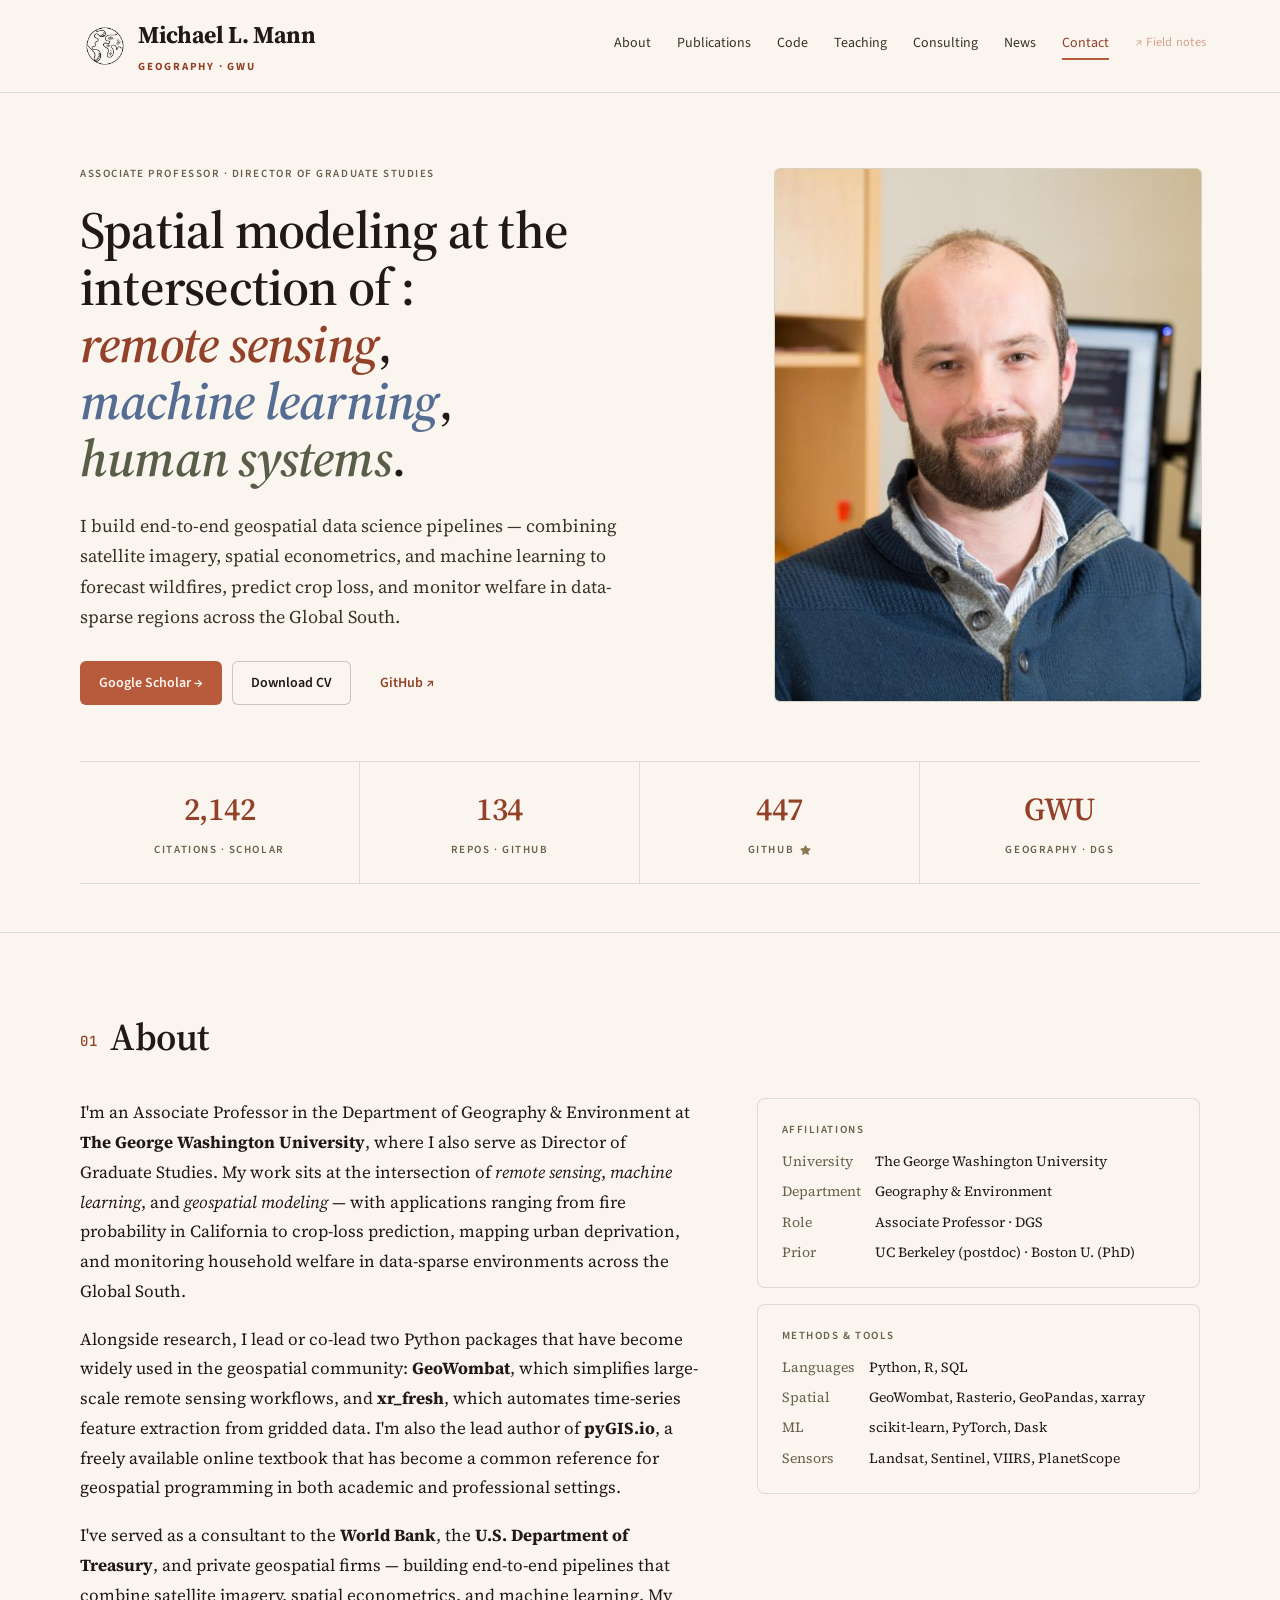
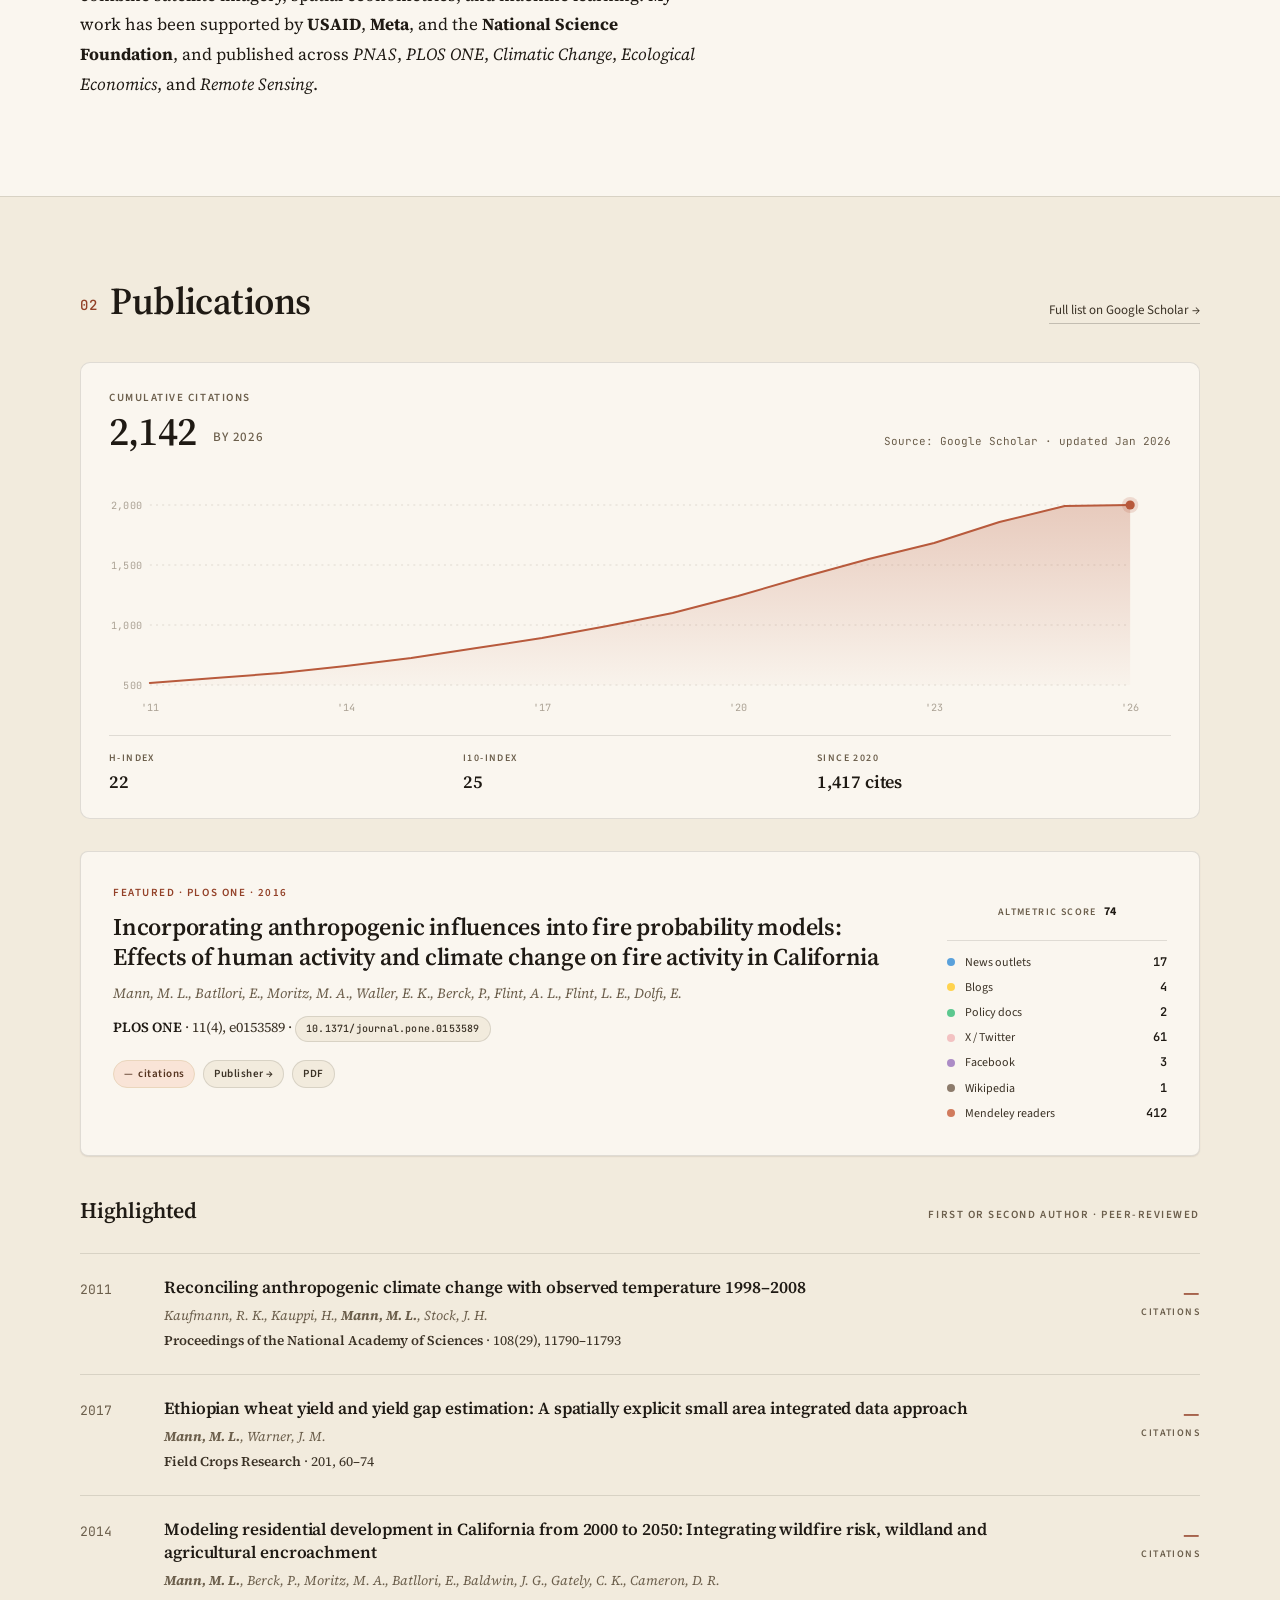
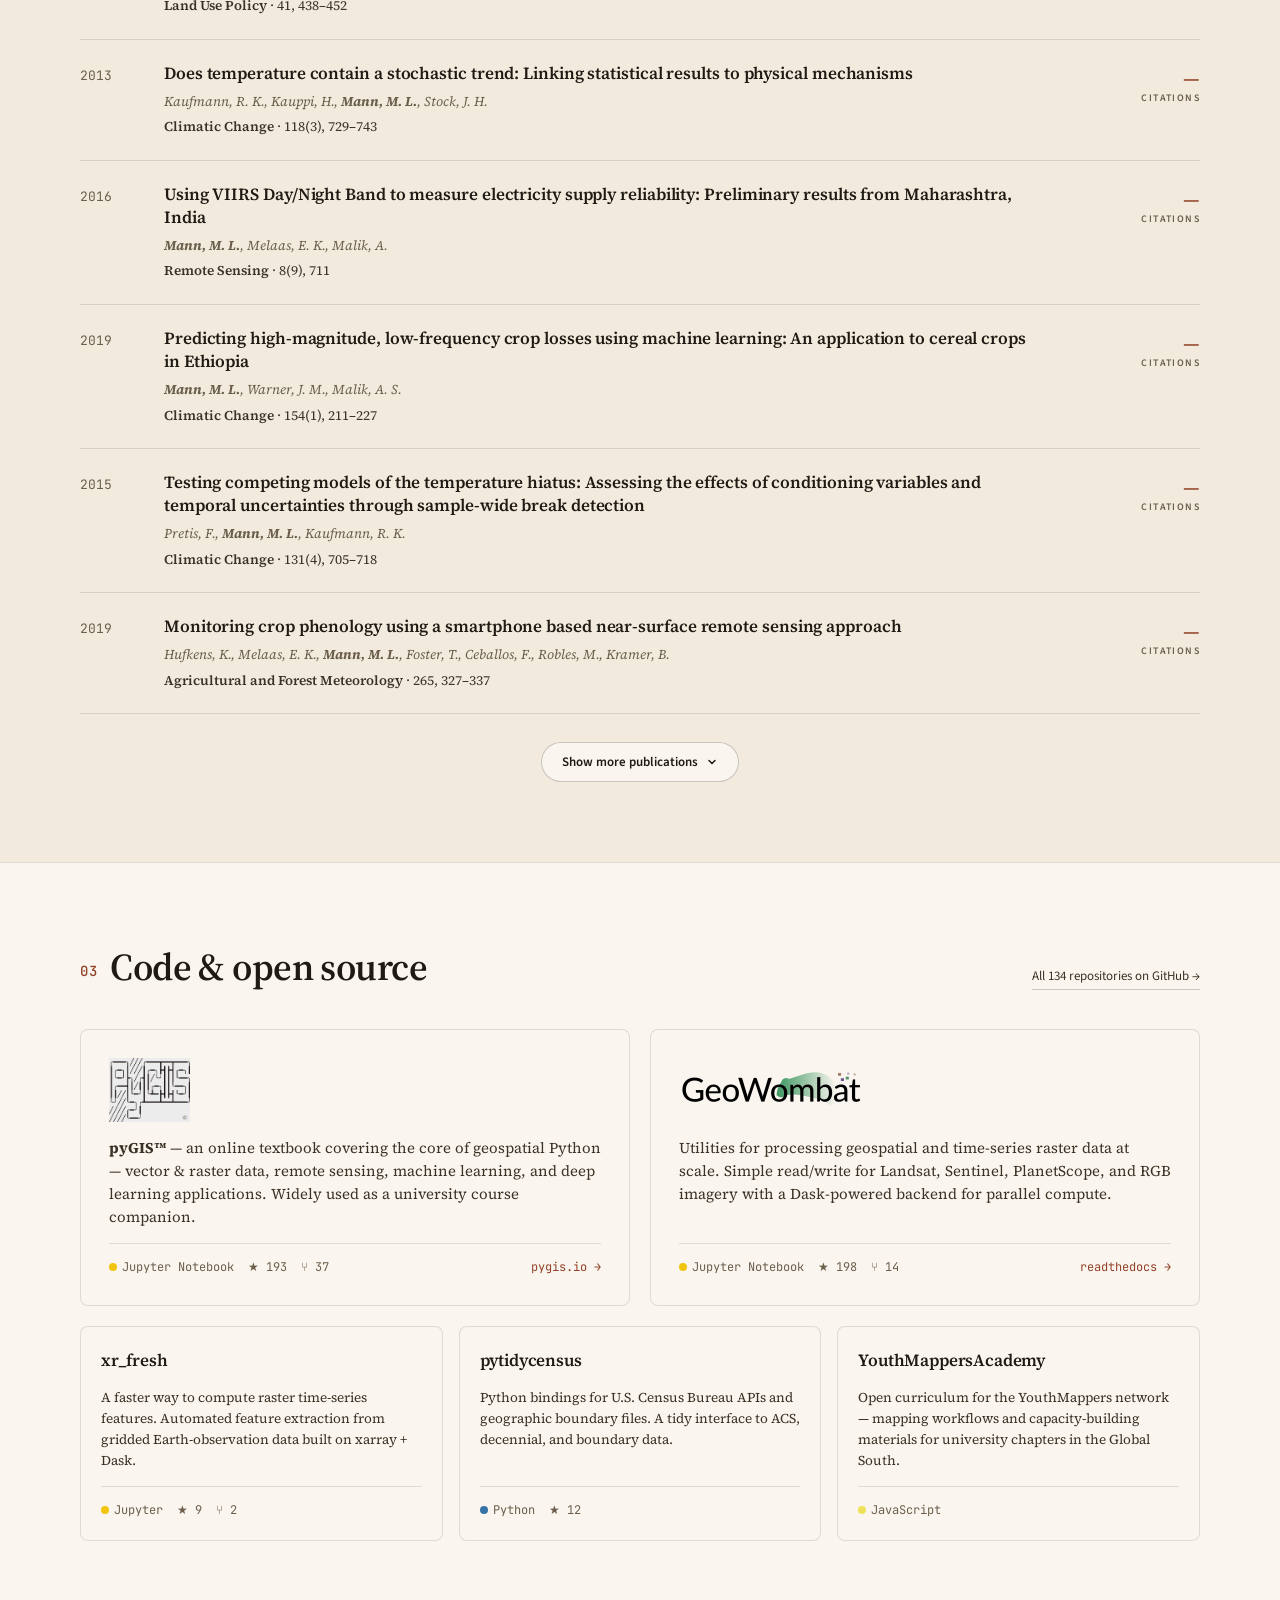
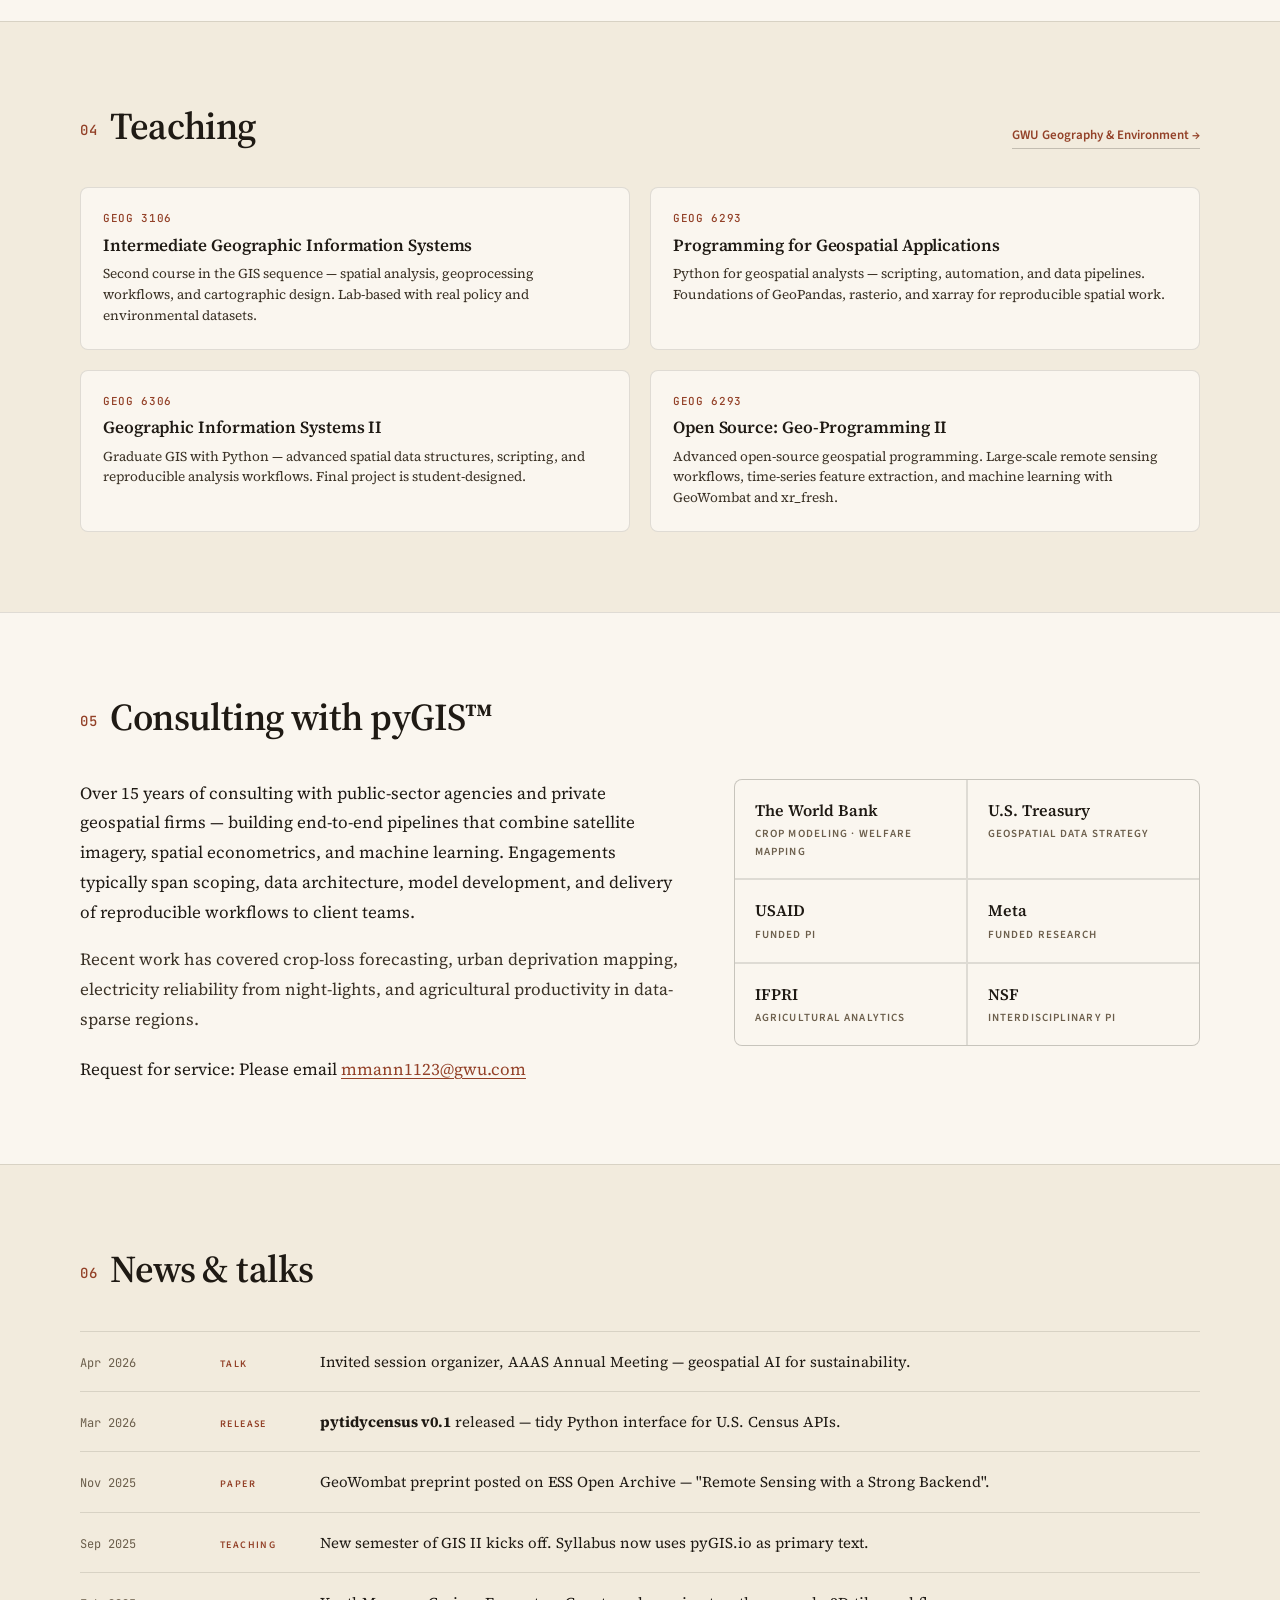
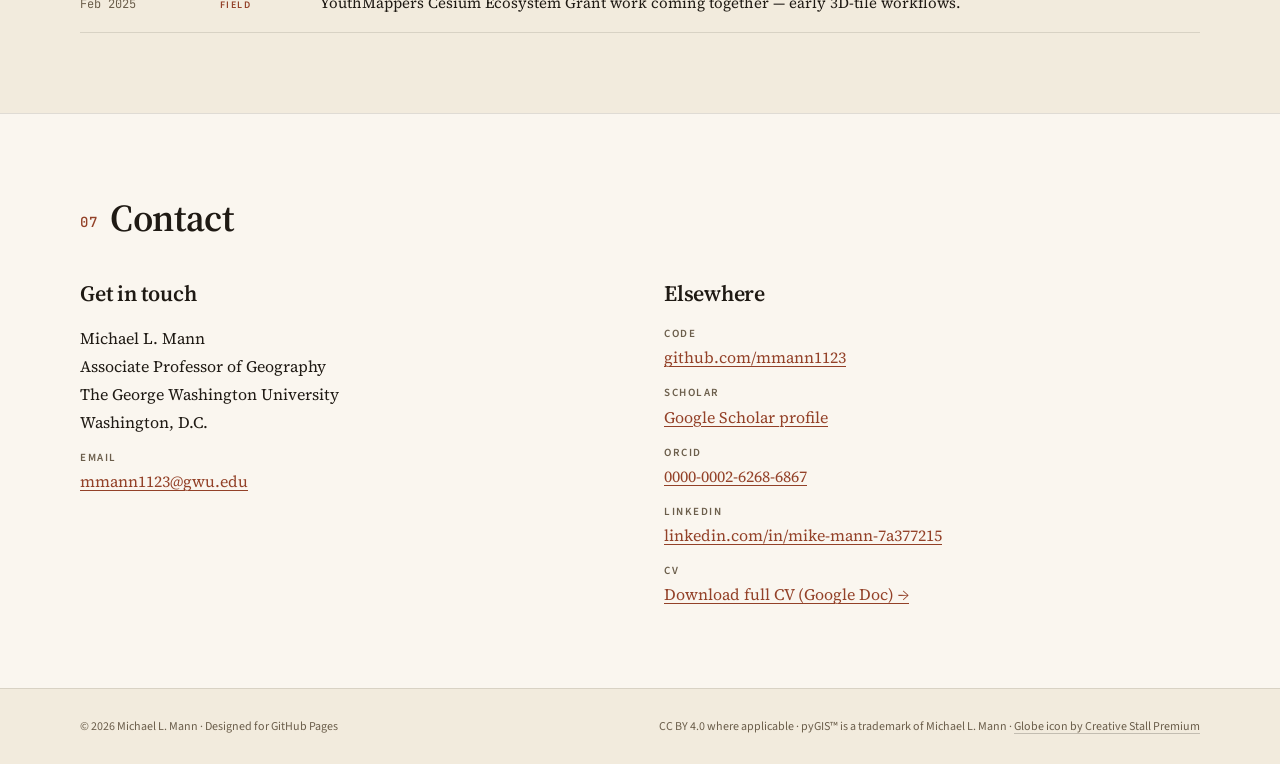
<file: index.html>
<!doctype html>
<html lang="en">
<head>
<meta charset="utf-8" />
<title>Michael L. Mann — Geography, GWU</title>
<meta name="viewport" content="width=device-width, initial-scale=1" />
<link rel="stylesheet" href="../colors_and_type.css" />
<link rel="icon" href="../assets/monogram-mm.svg" />
<style>
  html { scroll-behavior: smooth; scroll-padding-top: 80px; }
  body { margin: 0; background: var(--paper); color: var(--ink); }
  .container { max-width: 1120px; margin: 0 auto; padding: 0 32px; }

  /* --- Nav --- */
  header.site {
    position: sticky; top: 0; z-index: 20;
    background: rgba(250,246,239,0.92); backdrop-filter: blur(8px);
    border-bottom: 1px solid var(--border-1);
  }
  header.site .inner { display: flex; align-items: center; justify-content: space-between; padding: 16px 0 16px 12px; }
  .brand { font-family: var(--font-serif); font-weight: 700; font-size: 24px; letter-spacing: -0.015em; white-space: nowrap; display: inline-flex; align-items: center; gap: 14px; color: var(--ink); }
  .brand-globe { flex: none; color: var(--terracotta-600); }
  .brand small { display: block; font-family: var(--font-sans); font-size: 11px; letter-spacing: 0.16em; text-transform: uppercase; color: var(--terracotta-600); font-weight: 700; margin-top: 4px; }
  nav.primary { display: flex; gap: 26px; font-family: var(--font-sans); font-size: 14px; }
  nav.primary a { color: var(--ink-2); text-decoration: none; padding-bottom: 4px; border-bottom: 2px solid transparent; transition: color 160ms ease, border-color 160ms ease; }
  nav.primary a:hover { color: var(--brand); border-bottom-color: var(--brand); }
  nav.primary a.is-active { color: var(--terracotta-600); border-bottom-color: var(--terracotta-500); }

  /* --- Easter egg menu link (subtle) --- */
  .nav-easter { color: var(--terracotta-500) !important; opacity: 0.55; font-size: 12.5px !important; letter-spacing: 0.02em; }
  .nav-easter:hover { opacity: 1; }

  /* --- Nav toggle (mobile burger) --- */
  .nav-toggle { display: none; background: transparent; border: 1px solid var(--border-2); border-radius: 6px; width: 40px; height: 40px; padding: 0; cursor: pointer; flex-direction: column; align-items: center; justify-content: center; gap: 5px; transition: background 140ms ease, border-color 140ms ease; }
  .nav-toggle:hover { background: var(--paper-2); border-color: var(--terracotta-300); }
  .nav-toggle-bar { display: block; width: 18px; height: 1.8px; background: var(--ink); border-radius: 2px; transition: transform 200ms ease, opacity 160ms ease; transform-origin: center; }
  .nav-toggle[aria-expanded="true"] .nav-toggle-bar:nth-child(1) { transform: translateY(6.8px) rotate(45deg); }
  .nav-toggle[aria-expanded="true"] .nav-toggle-bar:nth-child(2) { opacity: 0; }
  .nav-toggle[aria-expanded="true"] .nav-toggle-bar:nth-child(3) { transform: translateY(-6.8px) rotate(-45deg); }

  /* --- Hero --- */
  .hero { padding: 72px 0 48px; position: relative; overflow: hidden; }
  .hero-grid { display: grid; grid-template-columns: 1.5fr 1fr; gap: 56px; align-items: center; }
  .eyebrow { font-family: var(--font-sans); font-size: 11px; letter-spacing: 0.14em; text-transform: uppercase; color: var(--fg-3); font-weight: 600; margin-bottom: 18px; }
  .hero h1 { font-family: var(--font-serif); font-weight: 600; font-size: 52px; line-height: 1.1; letter-spacing: -0.015em; margin: 0 0 24px; max-width: 640px; }
  .hero h1 em { font-style: italic; color: var(--terracotta-600); }
  .hero h1 em.moss { color: var(--moss-500); }
  .hero .lead { font-family: var(--font-serif); font-size: 18px; line-height: 1.7; color: var(--ink-2); max-width: 560px; margin: 0 0 28px; }
  .cta-row { display: flex; gap: 10px; flex-wrap: wrap; }
  .btn { display: inline-flex; align-items: center; gap: 8px; font-family: var(--font-sans); font-weight: 600; font-size: 14px; padding: 10px 18px; border-radius: 6px; cursor: pointer; border: 1px solid transparent; text-decoration: none; white-space: nowrap; transition: all 140ms ease; }
  .btn.primary { background: var(--terracotta-500); color: var(--paper); }
  .btn.primary:hover { background: var(--terracotta-600); }
  .btn.secondary { background: var(--paper); color: var(--ink); border-color: var(--border-2); }
  .btn.secondary:hover { background: var(--paper-2); }
  .btn.ghost { background: transparent; color: var(--terracotta-600); }

  .portrait {
    width: 100%; aspect-ratio: 4/5; background: var(--paper-2); border: 1px solid var(--border-1);
    border-radius: 6px; position: relative; overflow: hidden;
  }
  .portrait img { width: 100%; height: 100%; object-fit: cover; object-position: center 25%; display: block; }

  /* Hero stats strip */
  .stats { display: grid; grid-template-columns: repeat(4, 1fr); gap: 0; border-top: 1px solid var(--border-1); border-bottom: 1px solid var(--border-1); margin-top: 56px; }
  .stat { padding: 22px 0; border-right: 1px solid var(--border-1); text-align: center; }
  .stat:last-child { border-right: 0; }
  .stat .n { font-family: var(--font-serif); font-weight: 600; font-size: 32px; color: var(--terracotta-600); letter-spacing: -0.01em; }
  .stat .l { font-family: var(--font-sans); font-size: 11px; letter-spacing: 0.14em; text-transform: uppercase; color: var(--fg-3); font-weight: 600; margin-top: 4px; display: inline-flex; align-items: center; gap: 6px; justify-content: center; }

  /* --- Section scaffold --- */
  section.band { padding: 80px 0; border-top: 1px solid var(--border-1); }
  section.band.alt { background: var(--paper-2); }
  .section-head { display: flex; align-items: baseline; justify-content: space-between; margin-bottom: 36px; gap: 24px; flex-wrap: wrap; }
  .section-head h2 { font-family: var(--font-serif); font-weight: 600; font-size: 38px; letter-spacing: -0.015em; margin: 0; }
  .section-head h2 .num { font-family: var(--font-mono); font-size: 14px; color: var(--terracotta-600); font-weight: 500; margin-right: 12px; vertical-align: middle; letter-spacing: 0.08em; }
  .section-head .sublink { font-family: var(--font-sans); font-size: 13px; color: var(--ink-2); text-decoration: none; border-bottom: 1px solid var(--border-2); padding-bottom: 2px; }

  /* --- About --- */
  .about-grid { display: grid; grid-template-columns: 1.4fr 1fr; gap: 56px; }
  .about p { font-family: var(--font-serif); font-size: 17px; line-height: 1.75; color: var(--ink); }
  .about p + p { margin-top: 18px; }
  .about aside { background: var(--paper); border: 1px solid var(--border-1); border-radius: 8px; padding: 24px; }
  .about aside h4 { font-family: var(--font-sans); font-size: 11px; letter-spacing: 0.14em; text-transform: uppercase; color: var(--fg-3); margin: 0 0 12px; font-weight: 600; }
  .about aside dl { margin: 0; display: grid; grid-template-columns: auto 1fr; gap: 8px 14px; font-family: var(--font-serif); font-size: 14px; }
  .about aside dt { color: var(--fg-3); white-space: nowrap; }
  .about aside dd { margin: 0; color: var(--ink); }
  .about aside + aside { margin-top: 16px; }

  /* --- Featured paper --- */
  .featured-paper {
    background: var(--paper); border: 1px solid var(--border-1); border-radius: 8px;
    padding: 32px; display: grid; grid-template-columns: 1fr 220px; gap: 32px; align-items: start;
    box-shadow: var(--shadow-1);
  }
  .altmetric-panel { display: flex; flex-direction: column; align-items: center; gap: 10px; padding-top: 4px; }
  .altmetric-panel .altmetric-embed { display: flex; justify-content: center; }
  .altmetric-panel .altmetric-cap { text-align: center; font-family: var(--font-sans); font-size: 10px; letter-spacing: 0.14em; text-transform: uppercase; color: var(--fg-3); margin-top: 4px; font-weight: 600; }
  .altmetric-panel .altmetric-cap b { color: var(--ink); font-weight: 700; font-size: 12px; letter-spacing: 0; margin-left: 4px; }
  .altmetric-break { list-style: none; margin: 8px 0 0; padding: 12px 0 0; width: 100%; border-top: 1px solid var(--border-1); display: flex; flex-direction: column; gap: 6px; }
  .altmetric-break li { display: grid; grid-template-columns: 10px 1fr auto; align-items: center; gap: 8px; font-family: var(--font-sans); font-size: 12px; color: var(--ink-2); }
  .altmetric-break .dot { width: 8px; height: 8px; border-radius: 50%; display: block; }
  .altmetric-break b { font-family: var(--font-mono); font-size: 12px; color: var(--ink); font-weight: 600; }
  .paper-meta { font-family: var(--font-sans); font-size: 11px; letter-spacing: 0.14em; text-transform: uppercase; color: var(--terracotta-600); font-weight: 600; margin-bottom: 10px; }
  .paper-title { font-family: var(--font-serif); font-weight: 600; font-size: 24px; line-height: 1.25; color: var(--ink); margin: 0 0 10px; letter-spacing: -0.01em; }
  .paper-authors { font-family: var(--font-serif); font-style: italic; font-size: 14px; color: var(--ink-3); margin-bottom: 12px; }
  .paper-venue { font-family: var(--font-serif); font-size: 14px; color: var(--ink-2); margin-bottom: 18px; }
  .paper-venue b { color: var(--ink); font-weight: 600; }
  .paper-actions { display: flex; gap: 8px; flex-wrap: wrap; }
  .pill { display: inline-flex; align-items: center; gap: 5px; padding: 4px 10px; border-radius: 999px; font-family: var(--font-sans); font-size: 11px; font-weight: 600; letter-spacing: 0.04em; border: 1px solid var(--border-1); background: var(--paper-2); color: var(--ink-2); text-decoration: none; }
  .pill.cite { background: var(--terracotta-50); color: var(--terracotta-700); border-color: var(--terracotta-100); }
  .pill.doi { font-family: var(--font-mono); font-weight: 500; font-size: 10px; letter-spacing: 0.02em; }

  /* Altmetric "donut" placeholder */
  .altmetric {
    width: 120px; height: 120px; margin: 0 auto;
    border-radius: 50%;
    background:
      conic-gradient(
        var(--terracotta-500) 0deg 95deg,
        var(--moss-500) 95deg 180deg,
        var(--ochre-300) 180deg 255deg,
        var(--clay-500) 255deg 315deg,
        var(--ink-3) 315deg 360deg
      );
    display: grid; place-items: center; position: relative;
  }
  .altmetric::after {
    content: ''; position: absolute; inset: 18px; border-radius: 50%; background: var(--paper);
  }
  .altmetric .score { position: relative; font-family: var(--font-serif); font-weight: 600; font-size: 26px; color: var(--ink); letter-spacing: -0.02em; }
  .altmetric-cap { text-align: center; font-family: var(--font-sans); font-size: 10px; letter-spacing: 0.14em; text-transform: uppercase; color: var(--fg-3); margin-top: 8px; font-weight: 600; }

  /* Citations chart */
  .cites-chart-wrap { background: var(--paper); border: 1px solid var(--border-1); border-radius: 10px; padding: 26px 28px 22px; margin-bottom: 32px; }
  .cites-chart-head { display: flex; justify-content: space-between; align-items: flex-end; margin-bottom: 14px; gap: 20px; }
  .cites-chart-eyebrow { font-family: var(--font-sans); font-size: 11px; letter-spacing: 0.14em; text-transform: uppercase; color: var(--fg-3); font-weight: 600; margin-bottom: 4px; }
  .cites-chart-total { font-family: var(--font-serif); font-weight: 600; font-size: 40px; color: var(--ink); letter-spacing: -0.02em; line-height: 1; }
  .cites-chart-total span { font-family: var(--font-sans); font-weight: 500; font-size: 13px; color: var(--fg-3); letter-spacing: 0.06em; text-transform: uppercase; margin-left: 10px; vertical-align: 4px; }
  .cites-chart-note { font-family: var(--font-mono); font-size: 11px; color: var(--fg-3); text-align: right; }
  .cites-chart { width: 100%; height: 260px; display: block; color: var(--ink-3); }
  .cites-chart-foot { display: grid; grid-template-columns: repeat(3, 1fr); gap: 0; border-top: 1px solid var(--border-1); padding-top: 14px; margin-top: 10px; }
  .cites-chart-foot .mile { display: flex; flex-direction: column; gap: 2px; }
  .cites-chart-foot .mile-n { font-family: var(--font-sans); font-size: 10px; letter-spacing: 0.14em; text-transform: uppercase; color: var(--fg-3); font-weight: 600; }
  .cites-chart-foot .mile-v { font-family: var(--font-serif); font-weight: 600; font-size: 18px; color: var(--ink); letter-spacing: -0.01em; }

  /* Publication list */
  .pub-list { margin-top: 28px; display: flex; flex-direction: column; gap: 0; border-top: 1px solid var(--border-1); }
  .pub { display: grid; grid-template-columns: 60px 1fr 140px; gap: 24px; padding: 22px 0; border-bottom: 1px solid var(--border-1); align-items: start; }
  .pub .yr { font-family: var(--font-mono); font-size: 13px; color: var(--fg-3); padding-top: 4px; }
  .pub .tt { font-family: var(--font-serif); font-weight: 600; font-size: 17px; line-height: 1.35; color: var(--ink); margin: 0 0 6px; letter-spacing: -0.005em; }
  .pub .tt a { color: inherit; text-decoration: none; border-bottom: 1px solid transparent; }
  .pub .tt a:hover { border-bottom-color: var(--terracotta-500); }
  .pub .au { font-family: var(--font-serif); font-style: italic; font-size: 13.5px; color: var(--ink-3); margin-bottom: 4px; }
  .pub .vn { font-family: var(--font-serif); font-size: 13.5px; color: var(--ink-2); }
  .pub .vn b { font-weight: 600; }
  .pub .right { text-align: right; display: flex; flex-direction: column; gap: 8px; align-items: flex-end; font-family: var(--font-sans); font-size: 12px; color: var(--ink-2); }
  .pub .right .cites { font-family: var(--font-serif); font-weight: 600; font-size: 20px; color: var(--terracotta-600); letter-spacing: -0.01em; }
  .pub .right .cites-l { font-size: 10px; letter-spacing: 0.14em; text-transform: uppercase; color: var(--fg-3); font-weight: 600; margin-top: -4px; }
  .pub .right .am { width: 28px; height: 28px; border-radius: 50%; background: conic-gradient(var(--terracotta-500) 0 40%, var(--moss-500) 40% 70%, var(--ochre-300) 70% 100%); position: relative; }
  .pub .right .am::after { content: ''; position: absolute; inset: 5px; border-radius: 50%; background: var(--paper); }

  /* --- Code / projects --- */
  .code-hero { display: grid; grid-template-columns: 1fr 1fr; gap: 20px; margin-bottom: 20px; }
  .proj-card { background: var(--paper); border: 1px solid var(--border-1); border-radius: 8px; padding: 24px; display: flex; flex-direction: column; gap: 14px; transition: transform 140ms ease, box-shadow 140ms ease; }
  .proj-card:hover { transform: translateY(-2px); box-shadow: var(--shadow-2); }
  .proj-card.feat { grid-row: span 1; padding: 28px; }
  .proj-logo { height: 64px; display: flex; align-items: center; }
  .proj-logo img { max-height: 64px; max-width: 240px; }
  .proj-name { font-family: var(--font-serif); font-weight: 600; font-size: 22px; letter-spacing: -0.01em; color: var(--ink); }
  .proj-desc { font-family: var(--font-serif); font-size: 15px; line-height: 1.55; color: var(--ink-2); }
  .proj-meta { display: flex; gap: 14px; font-family: var(--font-mono); font-size: 12px; color: var(--ink-3); border-top: 1px solid var(--border-1); padding-top: 14px; margin-top: auto; }
  .proj-meta .met { display: inline-flex; align-items: center; gap: 5px; }
  .proj-meta svg { color: var(--ochre-400); }
  .lang-dot { width: 8px; height: 8px; border-radius: 50%; display: inline-block; }
  .proj-grid { display: grid; grid-template-columns: repeat(3, 1fr); gap: 16px; }
  .proj-grid .proj-card { padding: 20px; }
  .proj-grid .proj-name { font-size: 17px; }
  .proj-grid .proj-desc { font-size: 13.5px; }

  /* --- Teaching --- */
  .teaching-link .sublink { color: var(--terracotta-600); font-family: var(--font-sans); font-size: 13px; font-weight: 600; }
  .teaching-link .course { transition: transform 140ms ease, box-shadow 140ms ease, border-color 140ms ease; }
  .teaching-link:hover .course { border-color: var(--terracotta-300); box-shadow: var(--shadow-1); }
  .teaching-link:hover h2 { color: var(--terracotta-600); }
  .teach-grid { display: grid; grid-template-columns: repeat(2, 1fr); gap: 20px; }
  .course { padding: 22px; border: 1px solid var(--border-1); border-radius: 8px; background: var(--paper); }
  .course .code { font-family: var(--font-mono); font-size: 11px; color: var(--terracotta-600); letter-spacing: 0.06em; margin-bottom: 6px; font-weight: 500; }
  .course h4 { font-family: var(--font-serif); font-weight: 600; font-size: 17px; color: var(--ink); margin: 0 0 8px; letter-spacing: -0.005em; }
  .course p { font-family: var(--font-serif); font-size: 13.5px; line-height: 1.55; color: var(--ink-2); margin: 0; }

  /* --- Consulting --- */
  .consult-grid { display: grid; grid-template-columns: 1.3fr 1fr; gap: 48px; align-items: start; }
  .clients { display: grid; grid-template-columns: repeat(2, 1fr); gap: 2px; background: var(--border-1); border: 1px solid var(--border-1); border-radius: 8px; overflow: hidden; }
  .client { background: var(--paper); padding: 18px 20px; }
  .client .org { font-family: var(--font-serif); font-weight: 600; font-size: 16px; color: var(--ink); margin-bottom: 2px; }
  .client .role { font-family: var(--font-sans); font-size: 11px; letter-spacing: 0.1em; text-transform: uppercase; color: var(--fg-3); font-weight: 600; }

  /* --- News --- */
  .news-list { display: flex; flex-direction: column; }
  .news-item { display: grid; grid-template-columns: 120px 80px 1fr; gap: 20px; padding: 18px 0; border-bottom: 1px solid var(--border-1); align-items: baseline; }
  .news-item:first-child { border-top: 1px solid var(--border-1); }
  .news-item .date { font-family: var(--font-mono); font-size: 12px; color: var(--ink-3); }
  .news-item .kind { font-family: var(--font-sans); font-size: 10px; letter-spacing: 0.14em; text-transform: uppercase; color: var(--terracotta-600); font-weight: 600; }
  .news-item .txt { font-family: var(--font-serif); font-size: 15px; line-height: 1.55; color: var(--ink); }

  /* --- Contact --- */
  .contact-grid { display: grid; grid-template-columns: 1fr 1fr; gap: 48px; }
  .contact h3 { font-family: var(--font-serif); font-weight: 600; font-size: 22px; margin: 0 0 16px; letter-spacing: -0.01em; }
  .contact-lines { font-family: var(--font-serif); font-size: 16px; line-height: 1.75; color: var(--ink); }
  .contact-lines a { color: var(--terracotta-600); }
  .contact-lines .lab { font-family: var(--font-sans); font-size: 11px; letter-spacing: 0.14em; text-transform: uppercase; color: var(--fg-3); font-weight: 600; display: block; margin-top: 12px; }

  /* --- Footer --- */
  footer.site { border-top: 1px solid var(--border-1); background: var(--paper-2); padding: 28px 0; font-family: var(--font-sans); font-size: 12px; color: var(--fg-3); }
  footer.site .inner { display: flex; justify-content: space-between; align-items: center; gap: 20px; flex-wrap: wrap; }

  /* ======== RESPONSIVE ======== */

  /* Tablet ≤ 980px */
  @media (max-width: 980px) {
    .container { padding: 0 24px; }
    .nav-toggle { display: inline-flex; }
    nav.primary {
      position: absolute; top: 100%; left: 0; right: 0;
      flex-direction: column; gap: 0; padding: 8px;
      background: rgba(250,246,239,0.98); backdrop-filter: blur(8px);
      border: 1px solid var(--border-1);
      border-radius: 10px;
      min-width: 240px;
      position: absolute; top: calc(100% + 8px); left: auto; right: 20px;
      transform: translateY(-8px) scale(0.98); transform-origin: top right; opacity: 0; pointer-events: none;
      transition: transform 220ms cubic-bezier(0.2,0.8,0.2,1), opacity 160ms ease;
      font-size: 15px;
      box-shadow: var(--shadow-3);
    }
    nav.primary a {
      padding: 11px 16px;
      border-bottom: 1px solid var(--border-1); border-right: 0;
      border-radius: 6px;
      color: var(--ink);
      transition: background 140ms ease, color 140ms ease, padding-left 160ms ease;
    }
    nav.primary a:last-child { border-bottom: 0; }
    nav.primary a:hover { border-bottom-color: transparent; background: var(--paper-2); color: var(--terracotta-600); padding-left: 20px; }
    nav.primary a.is-active { background: rgba(200,91,48,0.08); color: var(--terracotta-600); border-bottom-color: transparent; }
    header.site { position: sticky; }
    header.site .inner { position: relative; }
    header.site.is-open nav.primary { transform: translateY(0) scale(1); opacity: 1; pointer-events: auto; }
    .hero { padding: 56px 0 40px; }
    .hero-grid { grid-template-columns: 1.3fr 1fr; gap: 36px; }
    .hero h1 { font-size: 44px !important; }
    .section-head h2 { font-size: 30px; }
    .featured-paper { grid-template-columns: 1fr 180px; gap: 24px; padding: 26px; }
    .about-grid { grid-template-columns: 1.2fr 1fr; gap: 36px; }
    .consult-grid { grid-template-columns: 1fr; gap: 32px; }
    .code-hero { grid-template-columns: 1fr 1fr; }
    .proj-grid { grid-template-columns: repeat(2, 1fr); }
    .teach-grid { grid-template-columns: repeat(2, 1fr); }
    .contact-grid { grid-template-columns: 1fr; }
    .cites-chart-total { font-size: 32px; }
    .cites-chart { height: 220px; }
  }

  /* Phone ≤ 680px */
  @media (max-width: 680px) {
    .container { padding: 0 20px; }
    header.site .inner { padding: 12px 0 12px 8px; }
    .brand { font-size: 17px; gap: 10px; }
    .brand small { font-size: 9.5px; letter-spacing: 0.12em; margin-top: 2px; }
    .brand-globe { width: 32px; height: 32px; }
    nav.primary a { padding: 14px 24px; font-size: 15px; }
    .hero { padding: 40px 0 32px; }
    .hero-grid { grid-template-columns: 1fr; gap: 28px; }
    .hero h1 { font-size: 34px !important; line-height: 1.15; }
    .hero .lead { font-size: 16px; }
    .portrait { max-width: 280px; margin: 0 auto; }
    .cta-row { gap: 8px; }
    .btn { padding: 9px 14px; font-size: 13px; }

    .stats { grid-template-columns: repeat(2, 1fr); margin-top: 36px; }
    .stat:nth-child(2) { border-right: 0; }
    .stat:nth-child(-n+2) { border-bottom: 1px solid var(--border-1); }
    .stat .n { font-size: 26px; }

    section.band { padding: 56px 0; }
    .section-head { margin-bottom: 24px; gap: 12px; }
    .section-head h2 { font-size: 26px; }
    .section-head .sublink { font-size: 12px; }

    .about-grid { grid-template-columns: 1fr; gap: 28px; }
    .about p { font-size: 16px; line-height: 1.7; }

    /* Cumulative citations chart */
    .cites-chart-wrap { padding: 20px 18px 16px; }
    .cites-chart-head { flex-direction: column; align-items: flex-start; gap: 6px; margin-bottom: 10px; }
    .cites-chart-total { font-size: 30px; }
    .cites-chart-note { text-align: left; font-size: 10px; }
    .cites-chart { height: 180px; }
    .cites-chart-foot { grid-template-columns: repeat(3, 1fr); gap: 0; }
    .cites-chart-foot .mile-v { font-size: 15px; }
    .cites-chart-foot .mile-n { font-size: 9px; }

    /* Featured paper → stack */
    .featured-paper { grid-template-columns: 1fr; gap: 20px; padding: 22px; }
    .paper-title { font-size: 20px; }
    .altmetric-panel { align-items: flex-start; }
    .altmetric-break { max-width: 100%; }

    /* Publication rows → stack */
    .pub { grid-template-columns: 1fr; gap: 6px; padding: 18px 0; }
    .pub .yr { padding-top: 0; font-size: 12px; }
    .pub .tt { font-size: 16px; }
    .pub .au, .pub .vn { font-size: 13px; }
    .pub .right { text-align: left; align-items: flex-start; flex-direction: row; gap: 16px; margin-top: 4px; }
    .pub .right .cites-l { margin-top: 0; }

    /* Code */
    .code-hero { grid-template-columns: 1fr; gap: 12px; }
    .proj-grid { grid-template-columns: 1fr; }
    .proj-card { padding: 20px; }
    .proj-card.feat { padding: 22px; }
    .proj-logo { height: 52px; }
    .proj-logo img { max-height: 52px; max-width: 200px; }

    /* Teaching */
    .teach-grid { grid-template-columns: 1fr; gap: 14px; }

    /* Consulting */
    .consult-grid { grid-template-columns: 1fr; gap: 28px; }
    .clients { grid-template-columns: 1fr; }

    /* Contact */
    .contact-grid { grid-template-columns: 1fr; gap: 28px; }

    /* Footer */
    footer.site .inner { flex-direction: column; align-items: flex-start; gap: 12px; }
  }

  /* Very small ≤ 380px */
  @media (max-width: 380px) {
    .hero h1 { font-size: 28px !important; }
    .stats { grid-template-columns: 1fr; }
    .stat { border-right: 0; border-bottom: 1px solid var(--border-1); }
    .stat:last-child { border-bottom: 0; }
    .cites-chart-foot { grid-template-columns: repeat(2, 1fr); row-gap: 12px; }
  }
</style>
</head>
<body>

<!-- =============== HEADER =============== -->
<header class="site">
  <div class="container inner">
    <a href="#top" class="brand" style="text-decoration:none;color:inherit;">
      <img class="brand-globe" id="brand-globe" src="../assets/brand-globe.png?v=2" width="38" height="38" alt="" aria-hidden="true" title="Globe icon by Creative Stall Premium (Flaticon)" style="cursor:pointer;" />
      <span>
        Michael L. Mann
        <small>Geography · GWU</small>
      </span>
    </a>
    <button class="nav-toggle" type="button" aria-label="Toggle navigation" aria-expanded="false" aria-controls="primary-nav">
      <span class="nav-toggle-bar"></span>
      <span class="nav-toggle-bar"></span>
      <span class="nav-toggle-bar"></span>
    </button>
    <nav class="primary" id="primary-nav">
      <a href="#about">About</a>
      <a href="#publications">Publications</a>
      <a href="#code">Code</a>
      <a href="#teaching">Teaching</a>
      <a href="#consulting">Consulting</a>
      <a href="#news">News</a>
      <a href="#contact">Contact</a>
      <a href="#" id="nav-easter" class="nav-easter" aria-label="Hidden field notes">↗ Field notes</a>
    </nav>
  </div>
</header>

<!-- =============== HERO =============== -->
<section class="hero" id="top">
  <div class="container hero-grid">
    <div>
      <div class="eyebrow">Associate Professor · Director of Graduate Studies</div>
      <h1 style="font-size: 52px;">Spatial modeling at the intersection of :<br/><em>remote sensing</em>,<br/><em class="moss" style="color: rgb(85, 108, 147);">machine learning</em>,<br/><em style="color: var(--moss-500);">human systems</em>.</h1>
      <p class="lead">I build end-to-end geospatial data science pipelines — combining satellite imagery, spatial econometrics, and machine learning to forecast wildfires, predict crop loss, and monitor welfare in data-sparse regions across the Global South.</p>
      <div class="cta-row">
        <a class="btn primary" href="https://scholar.google.com/citations?user=C4ngKawAAAAJ" target="_blank" rel="noopener">Google Scholar →</a>
        <a class="btn secondary" href="https://docs.google.com/document/d/1pO44-gY7WGI0RAayAobPh0ji7NgVJ0j-/edit?usp=sharing" target="_blank" rel="noopener">Download CV</a>
        <a class="btn ghost" href="https://github.com/mmann1123" target="_blank" rel="noopener">GitHub ↗</a>
      </div>
    </div>
    <div class="portrait" aria-label="Michael L. Mann portrait"><img src="../assets/portrait.png" alt="Michael L. Mann" /></div>
  </div>

  <div class="container">
    <div class="stats">
      <div class="stat"><div class="n">2,142</div><div class="l">Citations · Scholar</div></div>
      <div class="stat"><div class="n"><span class="js-gh-repos">134</span></div><div class="l">Repos · GitHub</div></div>
      <div class="stat"><div class="n"><span class="js-gh-stars">447</span></div><div class="l">GitHub <svg width="11" height="11" viewBox="0 0 16 16" fill="currentColor" aria-hidden="true" style="color:var(--ochre-400);"><path d="M8 .25a.75.75 0 0 1 .673.418l1.882 3.815 4.21.612a.75.75 0 0 1 .416 1.279l-3.046 2.97.719 4.192a.75.75 0 0 1-1.088.791L8 12.347l-3.766 1.98a.75.75 0 0 1-1.088-.79l.72-4.194L.818 6.374a.75.75 0 0 1 .416-1.28l4.21-.611L7.327.668A.75.75 0 0 1 8 .25Z"/></svg></div></div>
      <div class="stat"><div class="n">GWU</div><div class="l">Geography · DGS</div></div>
    </div>
  </div>
</section>

<!-- =============== ABOUT =============== -->
<section class="band" id="about">
  <div class="container">
    <div class="section-head">
      <h2><span class="num">01</span>About</h2>
    </div>
    <div class="about-grid about">
      <div>
        <p>I'm an Associate Professor in the Department of Geography &amp; Environment at <b>The George Washington University</b>, where I also serve as Director of Graduate Studies. My work sits at the intersection of <em>remote sensing</em>, <em>machine learning</em>, and <em>geospatial modeling</em> — with applications ranging from fire probability in California to crop-loss prediction, mapping urban deprivation, and monitoring household welfare in data-sparse environments across the Global South.</p>
        <p>Alongside research, I lead or co-lead two Python packages that have become widely used in the geospatial community: <b>GeoWombat</b>, which simplifies large-scale remote sensing workflows, and <b>xr_fresh</b>, which automates time-series feature extraction from gridded data. I'm also the lead author of <b>pyGIS.io</b>, a freely available online textbook that has become a common reference for geospatial programming in both academic and professional settings.</p>
        <p>I've served as a consultant to the <b>World Bank</b>, the <b>U.S. Department of Treasury</b>, and private geospatial firms — building end-to-end pipelines that combine satellite imagery, spatial econometrics, and machine learning. My work has been supported by <b>USAID</b>, <b>Meta</b>, and the <b>National Science Foundation</b>, and published across <i>PNAS</i>, <i>PLOS ONE</i>, <i>Climatic Change</i>, <i>Ecological Economics</i>, and <i>Remote Sensing</i>.</p>
      </div>
      <div>
        <aside>
          <h4>Affiliations</h4>
          <dl>
            <dt>University</dt><dd>The George Washington University</dd>
            <dt>Department</dt><dd>Geography &amp; Environment</dd>
            <dt>Role</dt><dd>Associate Professor · DGS</dd>
            <dt>Prior</dt><dd>UC Berkeley (postdoc) · Boston U. (PhD)</dd>
          </dl>
        </aside>
        <aside>
          <h4>Methods &amp; tools</h4>
          <dl>
            <dt>Languages</dt><dd>Python, R, SQL</dd>
            <dt>Spatial</dt><dd>GeoWombat, Rasterio, GeoPandas, xarray</dd>
            <dt>ML</dt><dd>scikit-learn, PyTorch, Dask</dd>
            <dt>Sensors</dt><dd>Landsat, Sentinel, VIIRS, PlanetScope</dd>
          </dl>
        </aside>
      </div>
    </div>
  </div>
</section>

<!-- =============== PUBLICATIONS =============== -->
<section class="band alt" id="publications">
  <div class="container">
    <div class="section-head">
      <h2><span class="num">02</span>Publications</h2>
      <a class="sublink" href="https://scholar.google.com/citations?user=C4ngKawAAAAJ" target="_blank" rel="noopener">Full list on Google Scholar →</a>
    </div>

    <!-- CITATIONS CHART -->
    <div class="cites-chart-wrap">
      <div class="cites-chart-head">
        <div>
          <div class="cites-chart-eyebrow">Cumulative citations</div>
          <div class="cites-chart-total">2,142 <span>by 2026</span></div>
        </div>
        <div class="cites-chart-note">Source: Google Scholar · updated Jan 2026</div>
      </div>
      <svg class="cites-chart" viewBox="0 0 1040 260" preserveAspectRatio="none" aria-hidden="true">
        <defs>
          <linearGradient id="citesFill" x1="0" y1="0" x2="0" y2="1">
            <stop offset="0%"  stop-color="var(--terracotta-500)" stop-opacity="0.28"/>
            <stop offset="100%" stop-color="var(--terracotta-500)" stop-opacity="0.02"/>
          </linearGradient>
        </defs>
        <!-- gridlines -->
        <g class="grid" stroke="currentColor" stroke-width="0.5" stroke-dasharray="2 4" opacity="0.35">
          <line x1="40" x2="1000" y1="40"  y2="40"/>
          <line x1="40" x2="1000" y1="100" y2="100"/>
          <line x1="40" x2="1000" y1="160" y2="160"/>
          <line x1="40" x2="1000" y1="220" y2="220"/>
        </g>
        <!-- y labels -->
        <g class="ylab" font-family="var(--font-mono)" font-size="10" fill="currentColor" opacity="0.55">
          <text x="32" y="44"  text-anchor="end">2,000</text>
          <text x="32" y="104" text-anchor="end">1,500</text>
          <text x="32" y="164" text-anchor="end">1,000</text>
          <text x="32" y="224" text-anchor="end">500</text>
        </g>
        <!-- Cumulative series: 25, 85, 145, 225, 325, 440, 560, 705, 865, 1070, 1295, 1515, 1710, 1940, 2135, 2142 -->
        <!-- x: 40 + i*64, y: 220 - (v/2142)*180 (baseline y=220, top y=40) -->
        <!-- Area path -->
        <path class="cites-area"
              d="M 40,220
                 L 40,218 104,213 168,208 232,201 296,193 360,183 424,173 488,161 552,148 616,131 680,112 744,94 808,78 872,57 936,41 1000,40
                 L 1000,220 Z"
              fill="url(#citesFill)"/>
        <!-- Stroke path -->
        <path class="cites-line"
              d="M 40,218 L 104,213 168,208 232,201 296,193 360,183 424,173 488,161 552,148 616,131 680,112 744,94 808,78 872,57 936,41 1000,40"
              fill="none" stroke="var(--terracotta-500)" stroke-width="2"
              stroke-linecap="round" stroke-linejoin="round"/>
        <!-- End dot -->
        <circle cx="1000" cy="40" r="4.5" fill="var(--terracotta-500)"/>
        <circle cx="1000" cy="40" r="8" fill="var(--terracotta-500)" opacity="0.18"/>
        <!-- x labels -->
        <g class="xlab" font-family="var(--font-mono)" font-size="10" fill="currentColor" opacity="0.55">
          <text x="40"   y="246" text-anchor="middle">'11</text>
          <text x="232"  y="246" text-anchor="middle">'14</text>
          <text x="424"  y="246" text-anchor="middle">'17</text>
          <text x="616"  y="246" text-anchor="middle">'20</text>
          <text x="808"  y="246" text-anchor="middle">'23</text>
          <text x="1000" y="246" text-anchor="middle">'26</text>
        </g>
      </svg>
      <div class="cites-chart-foot">
        <div class="mile"><span class="mile-n">h-index</span><span class="mile-v">22</span></div>
        <div class="mile"><span class="mile-n">i10-index</span><span class="mile-v">25</span></div>
        <div class="mile"><span class="mile-n">Since 2020</span><span class="mile-v">1,417 cites</span></div>
      </div>
    </div>

    <!-- FEATURED -->
    <div class="featured-paper" data-doi="10.1371/journal.pone.0153589">
      <div>
        <div class="paper-meta">Featured · PLOS ONE · 2016</div>
        <h3 class="paper-title">Incorporating anthropogenic influences into fire probability models: Effects of human activity and climate change on fire activity in California</h3>
        <div class="paper-authors">Mann, M. L., Batllori, E., Moritz, M. A., Waller, E. K., Berck, P., Flint, A. L., Flint, L. E., Dolfi, E.</div>
        <div class="paper-venue"><b>PLOS ONE</b> · 11(4), e0153589 · <span class="pill doi">10.1371/journal.pone.0153589</span></div>
        <div class="paper-actions">
          <a class="pill cite"><span class="js-cites">…</span> citations</a>
          <a class="pill" href="https://journals.plos.org/plosone/article?id=10.1371/journal.pone.0153589" target="_blank" rel="noopener">Publisher →</a>
          <a class="pill" href="https://journals.plos.org/plosone/article/file?id=10.1371/journal.pone.0153589&type=printable" target="_blank" rel="noopener">PDF</a>
        </div>
      </div>
      <div class="altmetric-panel">
        <div class="altmetric-embed" data-badge-type="donut" data-badge-popover="left" data-doi="10.1371/journal.pone.0153589"></div>
        <div class="altmetric-cap">Altmetric score <b>74</b></div>
        <ul class="altmetric-break">
          <li><span class="dot" style="background:#5aa1db"></span>News outlets<b>17</b></li>
          <li><span class="dot" style="background:#ffd34e"></span>Blogs<b>4</b></li>
          <li><span class="dot" style="background:#5cc88f"></span>Policy docs<b>2</b></li>
          <li><span class="dot" style="background:#f3c2c2"></span>X / Twitter<b>61</b></li>
          <li><span class="dot" style="background:#ac8cc6"></span>Facebook<b>3</b></li>
          <li><span class="dot" style="background:#8c7b6b"></span>Wikipedia<b>1</b></li>
          <li><span class="dot" style="background:#d17b5d"></span>Mendeley readers<b>412</b></li>
        </ul>
      </div>
    </div>

    <!-- LIST -->
    <div class="section-head" style="margin-top: 40px; margin-bottom: 16px;">
      <h3 style="font-family: var(--font-serif); font-weight: 600; font-size: 22px; margin: 0; letter-spacing: -0.01em;">Highlighted</h3>
      <span style="font-family: var(--font-sans); font-size: 11px; letter-spacing: 0.14em; text-transform: uppercase; color: var(--fg-3); font-weight: 600;">First or second author · peer-reviewed</span>
    </div>
    <div class="pub-list">

      <article class="pub" data-doi="10.1073/pnas.1102467108">
        <div class="yr">2011</div>
        <div>
          <h3 class="tt"><a href="https://www.pnas.org/doi/10.1073/pnas.1102467108" target="_blank">Reconciling anthropogenic climate change with observed temperature 1998–2008</a></h3>
          <div class="au">Kaufmann, R. K., Kauppi, H., <b>Mann, M. L.</b>, Stock, J. H.</div>
          <div class="vn"><b>Proceedings of the National Academy of Sciences</b> · 108(29), 11790–11793</div>
        </div>
        <div class="right">
          <div><span class="cites js-cites">…</span><div class="cites-l">Citations</div></div>
          <div class="altmetric-embed" data-badge-type="donut" data-badge-popover="left" data-doi="10.1073/pnas.1102467108"></div>
        </div>
      </article>

      <article class="pub" data-doi="10.1016/j.fcr.2016.10.014">
        <div class="yr">2017</div>
        <div>
          <h3 class="tt"><a href="https://doi.org/10.1016/j.fcr.2016.10.014" target="_blank">Ethiopian wheat yield and yield gap estimation: A spatially explicit small area integrated data approach</a></h3>
          <div class="au"><b>Mann, M. L.</b>, Warner, J. M.</div>
          <div class="vn"><b>Field Crops Research</b> · 201, 60–74</div>
        </div>
        <div class="right">
          <div><span class="cites js-cites">…</span><div class="cites-l">Citations</div></div>
          <div class="altmetric-embed" data-badge-type="donut" data-badge-popover="left" data-doi="10.1016/j.fcr.2016.10.014"></div>
        </div>
      </article>

      <article class="pub" data-doi="10.1016/j.landusepol.2014.06.020">
        <div class="yr">2014</div>
        <div>
          <h3 class="tt"><a href="https://doi.org/10.1016/j.landusepol.2014.06.020" target="_blank">Modeling residential development in California from 2000 to 2050: Integrating wildfire risk, wildland and agricultural encroachment</a></h3>
          <div class="au"><b>Mann, M. L.</b>, Berck, P., Moritz, M. A., Batllori, E., Baldwin, J. G., Gately, C. K., Cameron, D. R.</div>
          <div class="vn"><b>Land Use Policy</b> · 41, 438–452</div>
        </div>
        <div class="right">
          <div><span class="cites js-cites">…</span><div class="cites-l">Citations</div></div>
          <div class="altmetric-embed" data-badge-type="donut" data-badge-popover="left" data-doi="10.1016/j.landusepol.2014.06.020"></div>
        </div>
      </article>

      <article class="pub" data-doi="10.1007/s10584-012-0683-2">
        <div class="yr">2013</div>
        <div>
          <h3 class="tt"><a href="https://doi.org/10.1007/s10584-012-0683-2" target="_blank">Does temperature contain a stochastic trend: Linking statistical results to physical mechanisms</a></h3>
          <div class="au">Kaufmann, R. K., Kauppi, H., <b>Mann, M. L.</b>, Stock, J. H.</div>
          <div class="vn"><b>Climatic Change</b> · 118(3), 729–743</div>
        </div>
        <div class="right">
          <div><span class="cites js-cites">…</span><div class="cites-l">Citations</div></div>
          <div class="altmetric-embed" data-badge-type="donut" data-badge-popover="left" data-doi="10.1007/s10584-012-0683-2"></div>
        </div>
      </article>

      <article class="pub" data-doi="10.3390/rs8090711">
        <div class="yr">2016</div>
        <div>
          <h3 class="tt"><a href="https://www.mdpi.com/2072-4292/8/9/711" target="_blank">Using VIIRS Day/Night Band to measure electricity supply reliability: Preliminary results from Maharashtra, India</a></h3>
          <div class="au"><b>Mann, M. L.</b>, Melaas, E. K., Malik, A.</div>
          <div class="vn"><b>Remote Sensing</b> · 8(9), 711</div>
        </div>
        <div class="right">
          <div><span class="cites js-cites">…</span><div class="cites-l">Citations</div></div>
          <div class="altmetric-embed" data-badge-type="donut" data-badge-popover="left" data-doi="10.3390/rs8090711"></div>
        </div>
      </article>

      <article class="pub" data-doi="10.1007/s10584-019-02432-7">
        <div class="yr">2019</div>
        <div>
          <h3 class="tt"><a href="https://doi.org/10.1007/s10584-019-02432-7" target="_blank">Predicting high-magnitude, low-frequency crop losses using machine learning: An application to cereal crops in Ethiopia</a></h3>
          <div class="au"><b>Mann, M. L.</b>, Warner, J. M., Malik, A. S.</div>
          <div class="vn"><b>Climatic Change</b> · 154(1), 211–227</div>
        </div>
        <div class="right">
          <div><span class="cites js-cites">…</span><div class="cites-l">Citations</div></div>
          <div class="altmetric-embed" data-badge-type="donut" data-badge-popover="left" data-doi="10.1007/s10584-019-02432-7"></div>
        </div>
      </article>

      <article class="pub" data-doi="10.1007/s10584-015-1391-5">
        <div class="yr">2015</div>
        <div>
          <h3 class="tt"><a href="https://doi.org/10.1007/s10584-015-1391-5" target="_blank">Testing competing models of the temperature hiatus: Assessing the effects of conditioning variables and temporal uncertainties through sample-wide break detection</a></h3>
          <div class="au">Pretis, F., <b>Mann, M. L.</b>, Kaufmann, R. K.</div>
          <div class="vn"><b>Climatic Change</b> · 131(4), 705–718</div>
        </div>
        <div class="right">
          <div><span class="cites js-cites">…</span><div class="cites-l">Citations</div></div>
          <div class="altmetric-embed" data-badge-type="donut" data-badge-popover="left" data-doi="10.1007/s10584-015-1391-5"></div>
        </div>
      </article>

      <article class="pub" data-doi="10.1016/j.agrformet.2018.11.002">
        <div class="yr">2019</div>
        <div>
          <h3 class="tt"><a href="https://doi.org/10.1016/j.agrformet.2018.11.002" target="_blank">Monitoring crop phenology using a smartphone based near-surface remote sensing approach</a></h3>
          <div class="au">Hufkens, K., Melaas, E. K., <b>Mann, M. L.</b>, Foster, T., Ceballos, F., Robles, M., Kramer, B.</div>
          <div class="vn"><b>Agricultural and Forest Meteorology</b> · 265, 327–337</div>
        </div>
        <div class="right">
          <div><span class="cites js-cites">…</span><div class="cites-l">Citations</div></div>
          <div class="altmetric-embed" data-badge-type="donut" data-badge-popover="left" data-doi="10.1016/j.agrformet.2018.11.002"></div>
        </div>
      </article>

    </div>

    <!-- EXPAND/COLLAPSE -->
    <div style="text-align: center; margin-top: 28px;">
      <button id="toggle-pubs" style="
        font-family: var(--font-sans); font-weight: 600; font-size: 13px;
        background: var(--paper); color: var(--ink); border: 1px solid var(--border-2);
        padding: 10px 20px; border-radius: 999px; cursor: pointer;
        display: inline-flex; align-items: center; gap: 8px;
        transition: background 140ms ease, border-color 140ms ease;
      ">
        <span class="tgl-label">Show more publications</span>
        <svg class="tgl-arrow" width="12" height="12" viewBox="0 0 16 16" fill="none" stroke="currentColor" stroke-width="2" style="transition: transform 180ms ease;">
          <path d="M4 6l4 4 4-4" stroke-linecap="round" stroke-linejoin="round"/>
        </svg>
      </button>
    </div>

    <div id="extra-pubs" class="pub-list" style="display: none; margin-top: 20px;">

      <article class="pub" data-doi="10.21105/joss.09009">
        <div class="yr">2025</div>
        <div>
          <h3 class="tt"><a href="https://doi.org/10.21105/joss.09009" target="_blank">xr_fresh: Automated time-series feature extraction for remote sensing and gridded data</a></h3>
          <div class="au"><b>Mann, M. L.</b></div>
          <div class="vn"><b>Journal of Open Source Software</b> · 10(115), 9009</div>
        </div>
        <div class="right">
          <div><span class="cites js-cites">…</span><div class="cites-l">Citations</div></div>
          <div class="altmetric-embed" data-badge-type="donut" data-badge-popover="left" data-doi="10.21105/joss.09009"></div>
        </div>
      </article>

      <article class="pub" data-doi="10.1016/j.agrformet.2018.11.002">
        <div class="yr">2019</div>
        <div>
          <h3 class="tt"><a href="https://doi.org/10.1016/j.agrformet.2018.11.002" target="_blank">Monitoring crop phenology using a smartphone based near-surface remote sensing approach</a></h3>
          <div class="au">Hufkens, K., Melaas, E. K., <b>Mann, M. L.</b>, Foster, T., Ceballos, F., Robles, M., Kramer, B.</div>
          <div class="vn"><b>Agricultural and Forest Meteorology</b> · 265, 327–337</div>
        </div>
        <div class="right">
          <div><span class="cites js-cites">…</span><div class="cites-l">Citations</div></div>
          <div class="altmetric-embed" data-badge-type="donut" data-badge-popover="left" data-doi="10.1016/j.agrformet.2018.11.002"></div>
        </div>
      </article>

      <article class="pub" data-doi="10.1073/pnas.1607032113">
        <div class="yr">2017</div>
        <div>
          <h3 class="tt"><a href="https://doi.org/10.1073/pnas.1607032113" target="_blank">Spatial heterogeneity of climate change as an experiential basis for skepticism</a></h3>
          <div class="au">Kaufmann, R. K., <b>Mann, M. L.</b>, Gopal, S., Liederman, J. A., Howe, P. D., Pretis, F., Tang, X., Gilmore, M.</div>
          <div class="vn"><b>Proceedings of the National Academy of Sciences</b> · 114(1), 67–71</div>
        </div>
        <div class="right">
          <div><span class="cites js-cites">…</span><div class="cites-l">Citations</div></div>
          <div class="altmetric-embed" data-badge-type="donut" data-badge-popover="left" data-doi="10.1073/pnas.1607032113"></div>
        </div>
      </article>

      <article class="pub" data-doi="10.1016/j.ecolecon.2013.11.008">
        <div class="yr">2014</div>
        <div>
          <h3 class="tt"><a href="https://doi.org/10.1016/j.ecolecon.2013.11.008" target="_blank">Pasture conversion and competitive cattle rents in the Amazon</a></h3>
          <div class="au"><b>Mann, M. L.</b>, Kaufmann, R. K., Bauer, D. M., Gopal, S., Nomack, M., Womack, J., Sullivan, K., Soares-Filho, B.</div>
          <div class="vn"><b>Ecological Economics</b> · 97, 182–190</div>
        </div>
        <div class="right">
          <div><span class="cites js-cites">…</span><div class="cites-l">Citations</div></div>
          <div class="altmetric-embed" data-badge-type="donut" data-badge-popover="left" data-doi="10.1016/j.ecolecon.2013.11.008"></div>
        </div>
      </article>

      <article class="pub" data-doi="10.1016/j.ecolecon.2010.03.011">
        <div class="yr">2010</div>
        <div>
          <h3 class="tt"><a href="https://doi.org/10.1016/j.ecolecon.2010.03.011" target="_blank">The economics of cropland conversion in Amazonia: The importance of agricultural rent</a></h3>
          <div class="au"><b>Mann, M. L.</b>, Kaufmann, R. K., Bauer, D., Gopal, S., Vera-Diaz, M. D. C., Nepstad, D., Merry, F., Kallay, J., Amacher, G.</div>
          <div class="vn"><b>Ecological Economics</b> · 69(7), 1505–1509</div>
        </div>
        <div class="right">
          <div><span class="cites js-cites">…</span><div class="cites-l">Citations</div></div>
          <div class="altmetric-embed" data-badge-type="donut" data-badge-popover="left" data-doi="10.1016/j.ecolecon.2010.03.011"></div>
        </div>
      </article>

    </div>
  </div>
</section>

<!-- =============== CODE / PROJECTS =============== -->
<section class="band" id="code">
  <div class="container">
    <div class="section-head">
      <h2><span class="num">03</span>Code &amp; open source</h2>
      <a class="sublink" href="https://github.com/mmann1123" target="_blank" rel="noopener">All 134 repositories on GitHub →</a>
    </div>

    <div class="code-hero">
      <a href="https://pygis.io" target="_blank" rel="noopener" class="proj-card feat" style="text-decoration:none;color:inherit;">
        <div class="proj-logo"><img src="../assets/pygis-logo.png" alt="pyGIS" /></div>
        <div class="proj-desc"><strong>pyGIS™</strong> — an online textbook covering the core of geospatial Python — vector &amp; raster data, remote sensing, machine learning, and deep learning applications. Widely used as a university course companion.</div>
        <div class="proj-meta">
          <span class="met"><span class="lang-dot" style="background:#f1c40f;"></span>Jupyter Notebook</span>
          <span class="met">★ 193</span>
          <span class="met">⑂ 37</span>
          <span class="met" style="margin-left:auto;color:var(--terracotta-600);">pygis.io →</span>
        </div>
      </a>

      <a href="https://github.com/jgrss/geowombat" target="_blank" rel="noopener" class="proj-card feat" style="text-decoration:none;color:inherit;">
        <div class="proj-logo"><img src="../assets/geowombat-logo.png" alt="GeoWombat" /></div>
        <div class="proj-desc">Utilities for processing geospatial and time-series raster data at scale. Simple read/write for Landsat, Sentinel, PlanetScope, and RGB imagery with a Dask-powered backend for parallel compute.</div>
        <div class="proj-meta">
          <span class="met"><span class="lang-dot" style="background:#f1c40f;"></span>Jupyter Notebook</span>
          <span class="met">★ 198</span>
          <span class="met">⑂ 14</span>
          <span class="met" style="margin-left:auto;color:var(--terracotta-600);">readthedocs →</span>
        </div>
      </a>
    </div>

    <div class="proj-grid">
      <a href="https://github.com/mmann1123/xr_fresh" target="_blank" rel="noopener" class="proj-card" style="text-decoration:none;color:inherit;">
        <div class="proj-name">xr_fresh</div>
        <div class="proj-desc">A faster way to compute raster time-series features. Automated feature extraction from gridded Earth-observation data built on xarray + Dask.</div>
        <div class="proj-meta">
          <span class="met"><span class="lang-dot" style="background:#f1c40f;"></span>Jupyter</span>
          <span class="met">★ 9</span>
          <span class="met">⑂ 2</span>
        </div>
      </a>

      <a href="https://github.com/mmann1123/pytidycensus" target="_blank" rel="noopener" class="proj-card" style="text-decoration:none;color:inherit;">
        <div class="proj-name">pytidycensus</div>
        <div class="proj-desc">Python bindings for U.S. Census Bureau APIs and geographic boundary files. A tidy interface to ACS, decennial, and boundary data.</div>
        <div class="proj-meta">
          <span class="met"><span class="lang-dot" style="background:#3572A5;"></span>Python</span>
          <span class="met">★ 12</span>
        </div>
      </a>

      <a href="https://github.com/mmann1123/YouthMappersAcademy" target="_blank" rel="noopener" class="proj-card" style="text-decoration:none;color:inherit;">
        <div class="proj-name">YouthMappersAcademy</div>
        <div class="proj-desc">Open curriculum for the YouthMappers network — mapping workflows and capacity-building materials for university chapters in the Global South.</div>
        <div class="proj-meta">
          <span class="met"><span class="lang-dot" style="background:#f1e05a;"></span>JavaScript</span>
        </div>
      </a>
    </div>
  </div>
</section>

<!-- =============== TEACHING =============== -->
<section class="band alt" id="teaching">
  <a href="https://geography.columbian.gwu.edu/" target="_blank" rel="noopener" class="teaching-link" style="text-decoration:none;color:inherit;display:block;">
  <div class="container">
    <div class="section-head">
      <h2><span class="num">04</span>Teaching</h2>
      <span class="sublink">GWU Geography &amp; Environment →</span>
    </div>
    <div class="teach-grid">
      <div class="course">
        <div class="code">GEOG 3106</div>
        <h4>Intermediate Geographic Information Systems</h4>
        <p>Second course in the GIS sequence — spatial analysis, geoprocessing workflows, and cartographic design. Lab-based with real policy and environmental datasets.</p>
      </div>
      <div class="course">
        <div class="code">GEOG 6293</div>
        <h4>Programming for Geospatial Applications</h4>
        <p>Python for geospatial analysts — scripting, automation, and data pipelines. Foundations of GeoPandas, rasterio, and xarray for reproducible spatial work.</p>
      </div>
      <div class="course">
        <div class="code">GEOG 6306</div>
        <h4>Geographic Information Systems II</h4>
        <p>Graduate GIS with Python — advanced spatial data structures, scripting, and reproducible analysis workflows. Final project is student-designed.</p>
      </div>
      <div class="course">
        <div class="code">GEOG 6293</div>
        <h4>Open Source: Geo-Programming II</h4>
        <p>Advanced open-source geospatial programming. Large-scale remote sensing workflows, time-series feature extraction, and machine learning with GeoWombat and xr_fresh.</p>
      </div>
    </div>
  </div>
  </a>
</section>

<!-- =============== CONSULTING =============== -->
<section class="band" id="consulting">
  <div class="container">
    <div class="section-head">
      <h2><span class="num">05</span>Consulting with pyGIS™</h2>
    </div>
    <div class="consult-grid">
      <div>
        <p style="font-family:var(--font-serif);font-size:17px;line-height:1.75;color:var(--ink);margin:0 0 18px;">Over 15 years of consulting with public-sector agencies and private geospatial firms — building end-to-end pipelines that combine satellite imagery, spatial econometrics, and machine learning. Engagements typically span scoping, data architecture, model development, and delivery of reproducible workflows to client teams.</p>
        <p style="font-family:var(--font-serif);font-size:17px;line-height:1.75;color:var(--ink-2);margin:0;">Recent work has covered crop-loss forecasting, urban deprivation mapping, electricity reliability from night-lights, and agricultural productivity in data-sparse regions.</p>
        <p style="font-family:var(--font-serif);font-size:17px;line-height:1.75;color:var(--ink);margin:20px 0 0;">Request for service: Please email <a href="mailto:mmann1123@gwu.com" style="color:var(--terracotta-600);">mmann1123@gwu.com</a></p>
      </div>
      <div class="clients">
        <div class="client"><div class="org">The World Bank</div><div class="role">Crop modeling · Welfare mapping</div></div>
        <div class="client"><div class="org">U.S. Treasury</div><div class="role">Geospatial data strategy</div></div>
        <div class="client"><div class="org">USAID</div><div class="role">Funded PI</div></div>
        <div class="client"><div class="org">Meta</div><div class="role">Funded research</div></div>
        <div class="client"><div class="org">IFPRI</div><div class="role">Agricultural analytics</div></div>
        <div class="client"><div class="org">NSF</div><div class="role">Interdisciplinary PI</div></div>
      </div>
    </div>
  </div>
</section>

<!-- =============== NEWS =============== -->
<section class="band alt" id="news">
  <div class="container">
    <div class="section-head">
      <h2><span class="num">06</span>News &amp; talks</h2>
    </div>
    <div class="news-list">
      <div class="news-item">
        <div class="date">Apr 2026</div>
        <div class="kind">Talk</div>
        <div class="txt">Invited session organizer, AAAS Annual Meeting — geospatial AI for sustainability.</div>
      </div>
      <div class="news-item">
        <div class="date">Mar 2026</div>
        <div class="kind">Release</div>
        <div class="txt"><b>pytidycensus v0.1</b> released — tidy Python interface for U.S. Census APIs.</div>
      </div>
      <div class="news-item">
        <div class="date">Nov 2025</div>
        <div class="kind">Paper</div>
        <div class="txt">GeoWombat preprint posted on ESS Open Archive — "Remote Sensing with a Strong Backend".</div>
      </div>
      <div class="news-item">
        <div class="date">Sep 2025</div>
        <div class="kind">Teaching</div>
        <div class="txt">New semester of GIS II kicks off. Syllabus now uses pyGIS.io as primary text.</div>
      </div>
      <div class="news-item">
        <div class="date">Feb 2025</div>
        <div class="kind">Field</div>
        <div class="txt">YouthMappers Cesium Ecosystem Grant work coming together — early 3D-tile workflows.</div>
      </div>
    </div>
  </div>
</section>

<!-- =============== CONTACT =============== -->
<section class="band" id="contact">
  <div class="container">
    <div class="section-head">
      <h2><span class="num">07</span>Contact</h2>
    </div>
    <div class="contact-grid contact">
      <div>
        <h3>Get in touch</h3>
        <div class="contact-lines">
          <div>Michael L. Mann</div>
          <div>Associate Professor of Geography</div>
          <div>The George Washington University</div>
          <div>Washington, D.C.</div>
          <span class="lab">Email</span>
          <div><a href="mailto:mmann1123@gwu.edu">mmann1123@gwu.edu</a></div>
        </div>
      </div>
      <div>
        <h3>Elsewhere</h3>
        <div class="contact-lines">
          <span class="lab">Code</span>
          <div><a href="https://github.com/mmann1123" target="_blank" rel="noopener">github.com/mmann1123</a></div>
          <span class="lab">Scholar</span>
          <div><a href="https://scholar.google.com/citations?user=C4ngKawAAAAJ" target="_blank" rel="noopener">Google Scholar profile</a></div>
          <span class="lab">ORCID</span>
          <div><a href="https://orcid.org/0000-0002-6268-6867" target="_blank" rel="noopener">0000-0002-6268-6867</a></div>
          <span class="lab">LinkedIn</span>
          <div><a href="https://www.linkedin.com/in/mike-mann-7a377215/" target="_blank" rel="noopener">linkedin.com/in/mike-mann-7a377215</a></div>
          <span class="lab">CV</span>
          <div><a href="https://docs.google.com/document/d/1pO44-gY7WGI0RAayAobPh0ji7NgVJ0j-/edit?usp=sharing" target="_blank" rel="noopener">Download full CV (Google Doc) →</a></div>
        </div>
      </div>
    </div>
  </div>
</section>

<footer class="site">
  <div class="container inner">
    <div>© 2026 Michael L. Mann · Designed for GitHub Pages</div>
    <div>CC BY 4.0 where applicable · pyGIS™ is a trademark of Michael L. Mann · <a href="https://www.flaticon.com/free-icons/globe" title="globe icons" target="_blank" rel="noopener" style="color:inherit;text-decoration:underline;text-underline-offset:3px;text-decoration-color:var(--border-2);">Globe icon by Creative Stall Premium</a></div>
  </div>
</footer>

<!-- Altmetric badges script — renders .altmetric-embed divs in-place -->
<script async src="https://d1bxh8uas1mnw7.cloudfront.net/assets/embed.js"></script>

<!-- Live GitHub stats: total repos + total stars across mmann1123 + jgrss/geowombat -->
<script>
(async () => {
  try {
    const repos = [];
    for (let page = 1; page <= 3; page++) {
      const r = await fetch(`https://api.github.com/users/mmann1123/repos?per_page=100&page=${page}`);
      if (!r.ok) break;
      const data = await r.json();
      if (!Array.isArray(data) || data.length === 0) break;
      repos.push(...data);
      if (data.length < 100) break;
    }
    // Add GeoWombat (owned by jgrss but co-maintained)
    try {
      const gw = await (await fetch('https://api.github.com/repos/jgrss/geowombat')).json();
      if (gw && gw.stargazers_count != null) repos.push(gw);
    } catch(e) {}
    const stars = repos.reduce((s, r) => s + (r.stargazers_count || 0), 0);
    const count = repos.length;
    document.querySelectorAll('.js-gh-repos').forEach(n => n.textContent = count.toLocaleString());
    document.querySelectorAll('.js-gh-stars').forEach(n => n.textContent = stars.toLocaleString());
  } catch (e) { console.warn('github stats failed', e); }
})();
</script>

<!-- Live citation counts from OpenAlex -->
<script>
(async () => {
  const nodes = document.querySelectorAll('[data-doi]');
  const seen = new Map();
  for (const node of nodes) {
    const doi = node.dataset.doi;
    const target = node.querySelector('.js-cites');
    if (!target) continue;
    try {
      let count;
      if (seen.has(doi)) {
        count = seen.get(doi);
      } else {
        const r = await fetch(`https://api.openalex.org/works/doi:${doi}`);
        if (!r.ok) throw new Error('openalex ' + r.status);
        const data = await r.json();
        count = data.cited_by_count;
        seen.set(doi, count);
      }
      target.textContent = count != null ? count.toLocaleString() : '—';
    } catch (e) {
      target.textContent = '—';
      console.warn('citation fetch failed', doi, e);
    }
  }
})();
</script>

<!-- Tweakable defaults (edit-mode protocol) -->
<script>
const TWEAK_DEFAULTS = /*EDITMODE-BEGIN*/{
  "accentColor": "clay",
  "smoothScroll": true,
  "scrollSpeed": "normal",
  "serifHeadings": true,
  "showAltmetric": true
}/*EDITMODE-END*/;
</script>

<!-- Active-section highlight + smooth scroll + Tweaks panel -->
<script>
(() => {
  // --- Smooth-scroll speed control (overrides default browser behavior when needed) ---
  const SPEED_MS = { slow: 1400, normal: 700, fast: 350 };
  let currentTweaks = { ...TWEAK_DEFAULTS };

  function easeInOutCubic(t) { return t < 0.5 ? 4*t*t*t : 1 - Math.pow(-2*t + 2, 3)/2; }

  function animatedScroll(targetY, duration) {
    const startY = window.scrollY;
    const dist = targetY - startY;
    const t0 = performance.now();
    function step(now) {
      const p = Math.min(1, (now - t0) / duration);
      window.scrollTo(0, startY + dist * easeInOutCubic(p));
      if (p < 1) requestAnimationFrame(step);
    }
    requestAnimationFrame(step);
  }

  function applyTweaks(t) {
    currentTweaks = { ...currentTweaks, ...t };
    // accent color — use literal hex to avoid circular var() references
    const accent = {
      terracotta: { 500: '#92603e', 600: '#73492d', 50: '#f5ece0' },
      moss:       { 500: '#585e48', 600: '#2f3226', 50: '#ebece1' },
      ochre:      { 500: '#c49a3e', 600: '#a07d2c', 50: '#faf1d9' },
      clay:       { 500: '#b85a3c', 600: '#934128', 50: '#f9e4d7' }
    }[currentTweaks.accentColor];
    if (currentTweaks.accentColor === 'terracotta') {
      // Restore defaults by removing inline overrides
      document.documentElement.style.removeProperty('--terracotta-500');
      document.documentElement.style.removeProperty('--terracotta-600');
      document.documentElement.style.removeProperty('--terracotta-50');
    } else if (accent) {
      document.documentElement.style.setProperty('--terracotta-500', accent[500]);
      document.documentElement.style.setProperty('--terracotta-600', accent[600]);
      document.documentElement.style.setProperty('--terracotta-50', accent[50]);
    }
    // smooth scroll toggle
    document.documentElement.style.scrollBehavior = currentTweaks.smoothScroll ? 'smooth' : 'auto';
    // serif vs sans headings
    const headings = document.querySelectorAll('h1, h2, h3, .brand, .paper-title, .pub .tt, .proj-name');
    headings.forEach(h => h.style.fontFamily = currentTweaks.serifHeadings ? 'var(--font-serif)' : 'var(--font-sans)');
    // altmetric visibility
    document.querySelectorAll('.altmetric-embed, .altmetric-cap').forEach(n => {
      n.style.display = currentTweaks.showAltmetric ? '' : 'none';
    });
  }

  // --- Smooth scroll override for speed control ---
  document.querySelectorAll('nav.primary a[href^="#"], a.brand[href^="#"]').forEach(a => {
    a.addEventListener('click', e => {
      const id = a.getAttribute('href').slice(1);
      const target = document.getElementById(id);
      if (!target) return;
      if (!currentTweaks.smoothScroll) return; // let browser handle native
      e.preventDefault();
      const y = target.getBoundingClientRect().top + window.scrollY - 72;
      animatedScroll(y, SPEED_MS[currentTweaks.scrollSpeed] || 700);
      history.pushState(null, '', '#' + id);
    });
  });

  // --- Active-section highlight via IntersectionObserver ---
  const navLinks = [...document.querySelectorAll('nav.primary a[href^="#"]')];
  const sections = navLinks.map(a => document.getElementById(a.getAttribute('href').slice(1))).filter(Boolean);
  const io = new IntersectionObserver(entries => {
    entries.forEach(en => {
      if (en.isIntersecting) {
        const id = en.target.id;
        navLinks.forEach(l => l.classList.toggle('is-active', l.getAttribute('href') === '#' + id));
      }
    });
  }, { rootMargin: '-40% 0px -55% 0px', threshold: 0 });
  sections.forEach(s => io.observe(s));

  // --- Edit mode / Tweaks panel ---
  const panel = document.createElement('div');
  panel.id = 'tweaks-panel';
  panel.style.cssText = `
    position: fixed; right: 20px; bottom: 20px; z-index: 1000;
    width: 280px; background: var(--paper); border: 1px solid var(--border-2);
    border-radius: 10px; box-shadow: var(--shadow-3); padding: 18px;
    font-family: var(--font-sans); font-size: 13px; color: var(--ink);
    display: none;
  `;
  panel.innerHTML = `
    <div style="display:flex;justify-content:space-between;align-items:baseline;margin-bottom:14px;">
      <div style="font-family:var(--font-serif);font-weight:600;font-size:16px;letter-spacing:-0.01em;">Tweaks</div>
      <div style="font-family:var(--font-mono);font-size:10px;color:var(--fg-3);letter-spacing:0.08em;">LIVE</div>
    </div>
    <label style="display:block;margin-bottom:12px;">
      <div style="font-size:10px;letter-spacing:0.14em;text-transform:uppercase;color:var(--fg-3);font-weight:600;margin-bottom:6px;">Accent color</div>
      <div style="display:flex;gap:6px;" id="tw-accent"></div>
    </label>
    <label style="display:flex;align-items:center;justify-content:space-between;margin-bottom:10px;cursor:pointer;">
      <span>Smooth scroll</span>
      <input type="checkbox" id="tw-smooth" />
    </label>
    <label style="display:block;margin-bottom:12px;">
      <div style="font-size:10px;letter-spacing:0.14em;text-transform:uppercase;color:var(--fg-3);font-weight:600;margin-bottom:6px;">Scroll speed</div>
      <div style="display:flex;gap:6px;" id="tw-speed"></div>
    </label>
    <label style="display:flex;align-items:center;justify-content:space-between;margin-bottom:10px;cursor:pointer;">
      <span>Serif headings</span>
      <input type="checkbox" id="tw-serif" />
    </label>
    <label style="display:flex;align-items:center;justify-content:space-between;cursor:pointer;">
      <span>Show Altmetric badges</span>
      <input type="checkbox" id="tw-altmetric" />
    </label>
  `;
  document.body.appendChild(panel);

  const chipStyle = 'padding:6px 10px;border:1px solid var(--border-2);border-radius:999px;background:var(--paper);cursor:pointer;font:inherit;font-size:12px;';
  const colors = { terracotta: '#c26038', moss: '#7a8a54', ochre: '#c79a2e', clay: '#a64e2a' };
  const accentRow = panel.querySelector('#tw-accent');
  Object.entries(colors).forEach(([k, c]) => {
    const b = document.createElement('button');
    b.dataset.k = k;
    b.style.cssText = chipStyle + `background:${c};width:26px;height:26px;padding:0;border-radius:50%;`;
    b.title = k;
    b.onclick = () => sendEdit({ accentColor: k });
    accentRow.appendChild(b);
  });
  const speedRow = panel.querySelector('#tw-speed');
  ['slow','normal','fast'].forEach(k => {
    const b = document.createElement('button');
    b.textContent = k;
    b.style.cssText = chipStyle;
    b.onclick = () => { speedRow.querySelectorAll('button').forEach(x => x.style.background='var(--paper)'); b.style.background='var(--terracotta-50)'; sendEdit({ scrollSpeed: k }); };
    if (k === TWEAK_DEFAULTS.scrollSpeed) b.style.background = 'var(--terracotta-50)';
    speedRow.appendChild(b);
  });
  const smoothEl = panel.querySelector('#tw-smooth');
  const serifEl = panel.querySelector('#tw-serif');
  const altEl = panel.querySelector('#tw-altmetric');
  smoothEl.checked = TWEAK_DEFAULTS.smoothScroll;
  serifEl.checked = TWEAK_DEFAULTS.serifHeadings;
  altEl.checked = TWEAK_DEFAULTS.showAltmetric;
  smoothEl.onchange = () => sendEdit({ smoothScroll: smoothEl.checked });
  serifEl.onchange = () => sendEdit({ serifHeadings: serifEl.checked });
  altEl.onchange = () => sendEdit({ showAltmetric: altEl.checked });

  function sendEdit(edits) {
    applyTweaks(edits);
    try { window.parent.postMessage({ type: '__edit_mode_set_keys', edits }, '*'); } catch(e){}
  }

  // Edit-mode protocol: register listener first, then announce
  window.addEventListener('message', (e) => {
    const d = e.data || {};
    if (d.type === '__activate_edit_mode') panel.style.display = 'block';
    if (d.type === '__deactivate_edit_mode') panel.style.display = 'none';
  });
  try { window.parent.postMessage({ type: '__edit_mode_available' }, '*'); } catch(e){}

  // Apply defaults on load
  applyTweaks({});

  // --- Expand/collapse "Show all publications" ---
  const toggle = document.getElementById('toggle-pubs');
  const extra = document.getElementById('extra-pubs');
  if (toggle && extra) {
    toggle.addEventListener('click', () => {
      const open = extra.style.display !== 'none';
      extra.style.display = open ? 'none' : 'flex';
      if (!open) { extra.style.flexDirection = 'column'; }
      toggle.querySelector('.tgl-label').textContent = open ? 'Show more publications' : 'Show fewer';
      toggle.querySelector('.tgl-arrow').style.transform = open ? 'rotate(0deg)' : 'rotate(180deg)';
      // When opening, re-run altmetric embed to render newly-visible badges
      if (!open && window._altmetric_embed_init) { window._altmetric_embed_init(); }
    });
  }
  // --- Mobile nav (burger) ---
  const headerEl = document.querySelector('header.site');
  const navToggle = document.querySelector('.nav-toggle');
  const navPrimary = document.getElementById('primary-nav');
  if (navToggle && headerEl && navPrimary) {
    navToggle.addEventListener('click', () => {
      const open = headerEl.classList.toggle('is-open');
      navToggle.setAttribute('aria-expanded', open ? 'true' : 'false');
    });
    navPrimary.querySelectorAll('a').forEach(a => {
      a.addEventListener('click', () => {
        headerEl.classList.remove('is-open');
        navToggle.setAttribute('aria-expanded', 'false');
      });
    });
    document.addEventListener('click', (e) => {
      if (!headerEl.classList.contains('is-open')) return;
      if (!headerEl.contains(e.target)) {
        headerEl.classList.remove('is-open');
        navToggle.setAttribute('aria-expanded', 'false');
      }
    });
    document.addEventListener('keydown', (e) => {
      if (e.key === 'Escape' && headerEl.classList.contains('is-open')) {
        headerEl.classList.remove('is-open');
        navToggle.setAttribute('aria-expanded', 'false');
        navToggle.focus();
      }
    });
  }
})();
</script>

<script src="pacman.js?v=16"></script>
<script>
(function(){
  function openGame(e) {
    if (e) { e.preventDefault(); e.stopPropagation(); }
    if (window.GeoPac) window.GeoPac.open();
    // close mobile nav if open
    var hdr = document.querySelector('header.site');
    var tog = document.querySelector('.nav-toggle');
    if (hdr && hdr.classList.contains('is-open')) {
      hdr.classList.remove('is-open');
      if (tog) tog.setAttribute('aria-expanded','false');
    }
  }
  var globe = document.getElementById('brand-globe');
  if (globe) globe.addEventListener('click', openGame);
  var easter = document.getElementById('nav-easter');
  if (easter) easter.addEventListener('click', openGame);
})();
</script>

</body>
</html>
</file>
<file: colors_and_type.css>
/* =========================================================
   Michael L. Mann — Design System
   colors_and_type.css
   Warm earth tones, professional academic styling
   ========================================================= */

/* ---- Webfonts (Google Fonts substitutions; see README) ---- */
@import url('https://fonts.googleapis.com/css2?family=Source+Serif+4:opsz,wght@8..60,400;8..60,500;8..60,600;8..60,700&family=Source+Sans+3:wght@400;500;600;700&family=JetBrains+Mono:wght@400;500;600&display=swap');

:root {
  /* ==========================================================
     COLOR — warm earth tones drawn from topo maps, field
     notebooks, kraft paper, cartographic wash backgrounds.
     ========================================================== */

  /* Neutrals — warm paper + ink */
  --paper:         #faf6ef;   /* page background, warm cream  */
  --paper-2:       #f2ebdd;   /* panel/alt row                */
  --paper-3:       #e8dec9;   /* hairline wash                */
  --kraft:         #d9c7a4;   /* warm divider / tag           */
  --ink:           #1f1a14;   /* body text, near-black warm   */
  --ink-2:         #3b3226;   /* secondary text               */
  --ink-3:         #6b5e4b;   /* tertiary / captions          */
  --ink-4:         #9a8c73;   /* muted / disabled             */

  /* Earth primary — Google Maps terrain terracotta (muted, golden-sienna) */
  --terracotta-50:  #f5ece0;
  --terracotta-100: #ead6bd;
  --terracotta-200: #d9b892;
  --terracotta-300: #c69670;
  --terracotta-400: #ad7852;
  --terracotta-500: #92603e;  /* primary brand — muted sienna */
  --terracotta-600: #73492d;
  --terracotta-700: #553420;

  /* Earth secondary — dusty sage / lichen */
  --moss-50:   #ebece1;
  --moss-100:  #d5d7c3;
  --moss-200:  #b3b79c;
  --moss-300:  #8d9277;
  --moss-400:  #6f755c;
  --moss-500:  #585e48;       /* secondary brand — desaturated */
  --moss-600:  #424636;
  --moss-700:  #2f3226;

  /* Earth accent — dusty wheat / faded linen (no bright yellow) */
  --ochre-50:  #efe8d7;
  --ochre-100: #e0d5ba;
  --ochre-200: #c9ba95;
  --ochre-300: #ad9a72;
  --ochre-400: #8b7a54;
  --ochre-500: #6a5c3f;

  /* Deep clay / aubergine — used sparingly for rich contrast */
  --clay-500:  #5a2a1f;
  --clay-700:  #3a1a12;

  /* Sky / slate — cool counterpoint for data viz & links */
  --slate-100: #dde2e6;
  --slate-300: #8a9097;
  --slate-500: #4e555c;
  --slate-700: #2a2f34;

  /* Semantic — foreground / background tiers */
  --fg-1: var(--ink);
  --fg-2: var(--ink-2);
  --fg-3: var(--ink-3);
  --fg-4: var(--ink-4);
  --bg-1: var(--paper);
  --bg-2: var(--paper-2);
  --bg-3: var(--paper-3);
  --border-1: rgba(31, 26, 20, 0.12);
  --border-2: rgba(31, 26, 20, 0.22);
  --rule:     rgba(31, 26, 20, 0.55);  /* hairline thin rule */

  /* Semantic — action */
  --brand:         var(--terracotta-500);
  --brand-hover:   var(--terracotta-600);
  --brand-press:   var(--terracotta-700);
  --accent:        var(--moss-500);
  --highlight:     var(--ochre-300);
  --link:          var(--terracotta-600);
  --link-visited:  var(--clay-500);

  /* Semantic — status (muted) */
  --ok:     #585e48;   /* sage */
  --warn:   #8b7a54;   /* dusty wheat */
  --error:  #87402f;   /* muted rust */
  --info:   #4a5a66;   /* muted slate */

  /* ==========================================================
     TYPOGRAPHY
     Serif display + serif body (academic/editorial),
     humanist sans for UI, mono for code.
     ========================================================== */
  --font-serif:   'Source Serif 4', 'Iowan Old Style', 'Palatino', 'Georgia', serif;
  --font-sans:    'Source Sans 3', 'Inter', 'Helvetica Neue', system-ui, sans-serif;
  --font-mono:    'JetBrains Mono', 'Fira Mono', 'SF Mono', Menlo, monospace;

  /* Type scale — modular, 1.25 ratio, rooted in 16px */
  --fs-xs:   0.75rem;   /* 12 — captions, meta */
  --fs-sm:   0.875rem;  /* 14 — small UI       */
  --fs-base: 1rem;      /* 16 — body           */
  --fs-md:   1.125rem;  /* 18 — lead / intro   */
  --fs-lg:   1.375rem;  /* 22 — h4             */
  --fs-xl:   1.75rem;   /* 28 — h3             */
  --fs-2xl:  2.25rem;   /* 36 — h2             */
  --fs-3xl:  3rem;      /* 48 — h1             */
  --fs-4xl:  4rem;      /* 64 — display        */

  --lh-tight: 1.15;
  --lh-snug:  1.3;
  --lh-body:  1.6;
  --lh-loose: 1.75;

  --tracking-tight: -0.015em;
  --tracking-normal: 0;
  --tracking-wide:  0.04em;
  --tracking-caps:  0.12em;

  /* ==========================================================
     SPACING — 4px base
     ========================================================== */
  --space-1: 0.25rem;   /* 4  */
  --space-2: 0.5rem;    /* 8  */
  --space-3: 0.75rem;   /* 12 */
  --space-4: 1rem;      /* 16 */
  --space-5: 1.5rem;    /* 24 */
  --space-6: 2rem;      /* 32 */
  --space-7: 3rem;      /* 48 */
  --space-8: 4rem;      /* 64 */
  --space-9: 6rem;      /* 96 */

  /* ==========================================================
     RADII — conservative, editorial
     ========================================================== */
  --radius-xs: 2px;
  --radius-sm: 4px;
  --radius-md: 6px;
  --radius-lg: 10px;
  --radius-pill: 999px;

  /* ==========================================================
     SHADOWS — soft, warm, low-elevation (paper feel)
     ========================================================== */
  --shadow-1: 0 1px 2px rgba(62, 38, 15, 0.06),
              0 1px 1px rgba(62, 38, 15, 0.04);
  --shadow-2: 0 2px 6px rgba(62, 38, 15, 0.08),
              0 1px 2px rgba(62, 38, 15, 0.05);
  --shadow-3: 0 8px 24px rgba(62, 38, 15, 0.10),
              0 2px 4px rgba(62, 38, 15, 0.05);
  --shadow-inset: inset 0 1px 0 rgba(255,255,255,0.5),
                  inset 0 -1px 0 rgba(31,26,20,0.06);

  /* Focus ring — warm */
  --focus-ring: 0 0 0 3px rgba(162, 78, 30, 0.28);
}

/* =========================================================
   SEMANTIC ELEMENT STYLES
   ========================================================= */

html, body {
  background: var(--bg-1);
  color: var(--fg-1);
  font-family: var(--font-serif);
  font-size: var(--fs-base);
  line-height: var(--lh-body);
  -webkit-font-smoothing: antialiased;
  text-rendering: optimizeLegibility;
}

h1, .h1 {
  font-family: var(--font-serif);
  font-weight: 600;
  font-size: var(--fs-3xl);
  line-height: var(--lh-tight);
  letter-spacing: var(--tracking-tight);
  color: var(--fg-1);
  margin: 0 0 var(--space-5);
}

h2, .h2 {
  font-family: var(--font-serif);
  font-weight: 600;
  font-size: var(--fs-2xl);
  line-height: var(--lh-snug);
  letter-spacing: var(--tracking-tight);
  color: var(--fg-1);
  margin: 0 0 var(--space-4);
}

h3, .h3 {
  font-family: var(--font-serif);
  font-weight: 600;
  font-size: var(--fs-xl);
  line-height: var(--lh-snug);
  color: var(--fg-1);
  margin: 0 0 var(--space-3);
}

h4, .h4 {
  font-family: var(--font-sans);
  font-weight: 600;
  font-size: var(--fs-lg);
  line-height: var(--lh-snug);
  color: var(--fg-1);
  margin: 0 0 var(--space-3);
}

.eyebrow {
  font-family: var(--font-sans);
  font-weight: 600;
  font-size: var(--fs-xs);
  letter-spacing: var(--tracking-caps);
  text-transform: uppercase;
  color: var(--fg-3);
}

.lead, p.lead {
  font-family: var(--font-serif);
  font-size: var(--fs-md);
  line-height: var(--lh-loose);
  color: var(--fg-2);
}

p {
  font-family: var(--font-serif);
  font-size: var(--fs-base);
  line-height: var(--lh-body);
  color: var(--fg-1);
  margin: 0 0 var(--space-4);
  text-wrap: pretty;
}

small, .meta {
  font-family: var(--font-sans);
  font-size: var(--fs-sm);
  color: var(--fg-3);
}

.caption {
  font-family: var(--font-sans);
  font-size: var(--fs-xs);
  color: var(--fg-3);
  letter-spacing: var(--tracking-wide);
}

code, kbd, samp {
  font-family: var(--font-mono);
  font-size: 0.92em;
  background: var(--paper-2);
  color: var(--clay-500);
  padding: 0.1em 0.35em;
  border-radius: var(--radius-xs);
  border: 1px solid var(--border-1);
}

pre {
  font-family: var(--font-mono);
  font-size: var(--fs-sm);
  line-height: 1.55;
  background: #f7efde;
  color: var(--ink);
  padding: var(--space-4);
  border-left: 3px solid var(--terracotta-500);
  border-radius: var(--radius-sm);
  overflow-x: auto;
}
pre code { background: transparent; border: 0; padding: 0; }

a {
  color: var(--link);
  text-decoration: underline;
  text-decoration-thickness: 0.5px;
  text-underline-offset: 3px;
  transition: color 120ms ease;
}
a:hover { color: var(--brand-press); }
a:visited { color: var(--link-visited); }

blockquote {
  font-family: var(--font-serif);
  font-style: italic;
  font-size: var(--fs-md);
  color: var(--fg-2);
  border-left: 3px solid var(--kraft);
  padding: var(--space-2) var(--space-5);
  margin: var(--space-5) 0;
}

hr {
  border: 0;
  border-top: 1px solid var(--border-1);
  margin: var(--space-6) 0;
}

/* Utility */
.container { max-width: 1120px; margin: 0 auto; padding: 0 var(--space-5); }
.measure   { max-width: 62ch; }
</file>
